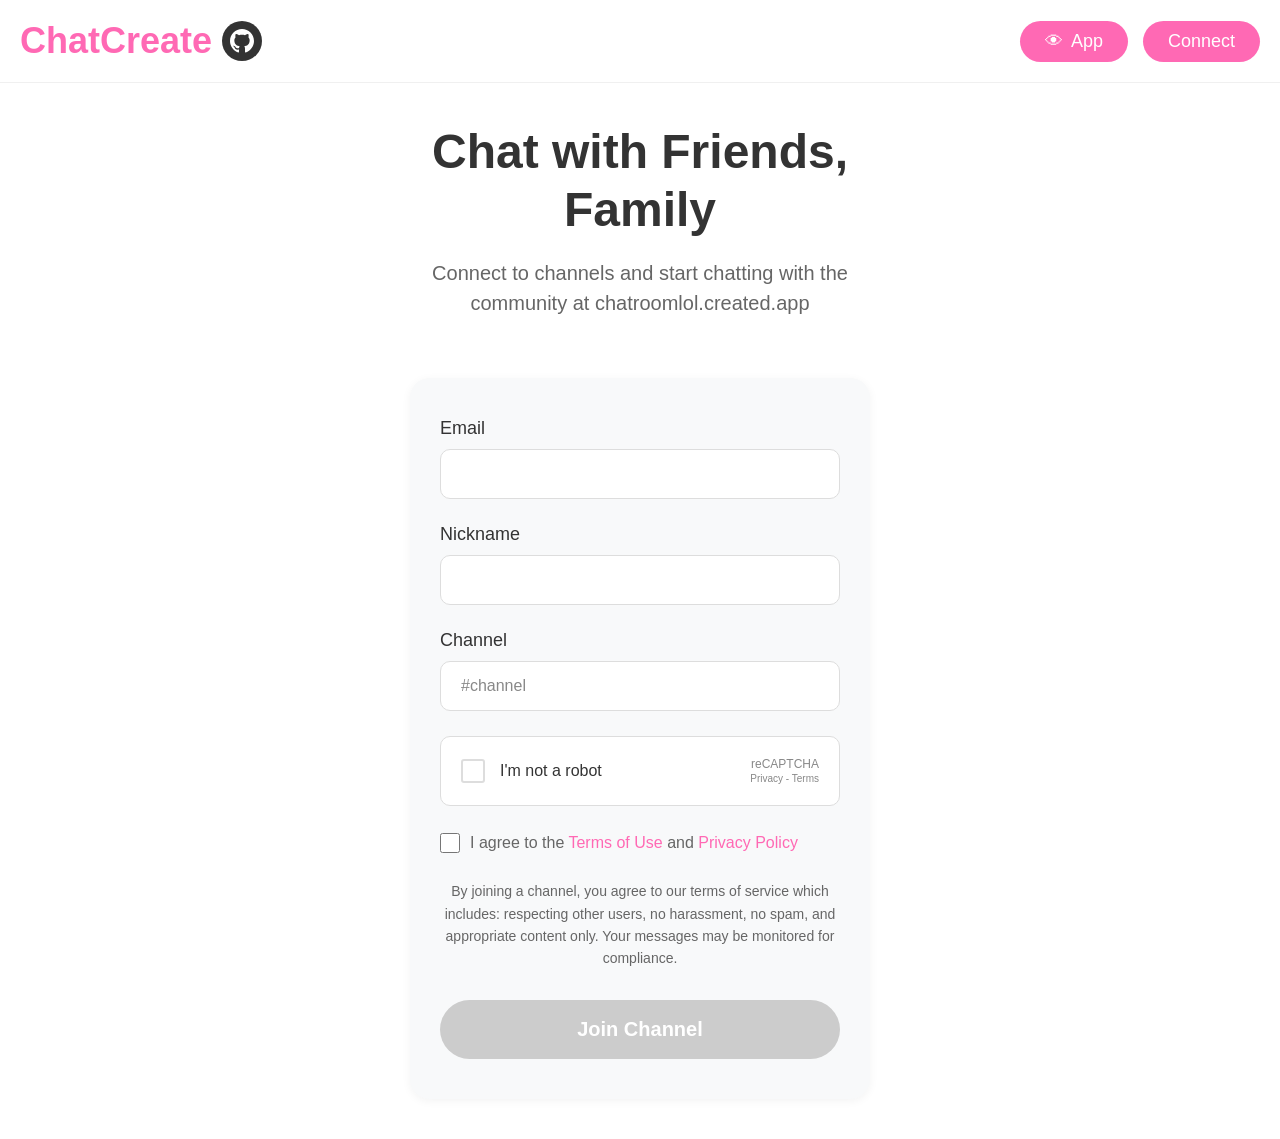
<file: chatcreate-website (1).html>
<!DOCTYPE html>
<html lang="en">
<head>
    <meta charset="UTF-8">
    <meta name="viewport" content="width=device-width, initial-scale=1.0">
    <title>ChatCreate - Chat with Friends, Family</title>
    <style>
        * {
            margin: 0;
            padding: 0;
            box-sizing: border-box;
        }

        body {
            font-family: -apple-system, BlinkMacSystemFont, 'Segoe UI', Roboto, Arial, sans-serif;
            background-color: #ffffff;
            min-height: 100vh;
            color: #333;
        }

        /* Header */
        .header {
            padding: 20px;
            background: white;
            border-bottom: 1px solid #f0f0f0;
            display: flex;
            align-items: center;
            justify-content: space-between;
        }

        .logo {
            font-size: 36px;
            font-weight: bold;
            color: #ff69b4;
            display: flex;
            align-items: center;
            gap: 10px;
        }

        .github-icon {
            width: 40px;
            height: 40px;
            background: #333;
            border-radius: 50%;
            display: inline-flex;
            align-items: center;
            justify-content: center;
            color: white;
            text-decoration: none;
            font-size: 24px;
        }

        .header-buttons {
            display: flex;
            gap: 15px;
        }

        .header-btn {
            padding: 10px 25px;
            border: none;
            border-radius: 25px;
            font-size: 18px;
            font-weight: 500;
            cursor: pointer;
            transition: all 0.3s ease;
            display: flex;
            align-items: center;
            gap: 8px;
            text-decoration: none;
        }

        .app-btn {
            background: #ff69b4;
            color: white;
        }

        .connect-btn {
            background: #ff69b4;
            color: white;
        }

        .header-btn:hover {
            transform: translateY(-2px);
            box-shadow: 0 5px 15px rgba(255, 105, 180, 0.3);
        }

        /* Main Container */
        .container {
            max-width: 500px;
            margin: 0 auto;
            padding: 40px 20px;
        }

        /* Hero Section */
        .hero {
            text-align: center;
            margin-bottom: 60px;
        }

        .hero h1 {
            font-size: 48px;
            font-weight: bold;
            margin-bottom: 20px;
            line-height: 1.2;
        }

        .hero p {
            font-size: 20px;
            color: #666;
            line-height: 1.5;
        }

        /* Login Form */
        .login-form {
            background: #f8f9fa;
            padding: 40px 30px;
            border-radius: 20px;
            box-shadow: 0 2px 10px rgba(0, 0, 0, 0.05);
        }

        .form-group {
            margin-bottom: 25px;
        }

        .form-label {
            display: block;
            font-size: 18px;
            font-weight: 500;
            color: #333;
            margin-bottom: 10px;
        }

        .form-input {
            width: 100%;
            padding: 15px 20px;
            border: 1px solid #ddd;
            border-radius: 10px;
            font-size: 16px;
            transition: all 0.3s ease;
            background: white;
        }

        .form-input:focus {
            outline: none;
            border-color: #ff69b4;
            box-shadow: 0 0 0 3px rgba(255, 105, 180, 0.1);
        }

        .form-input::placeholder {
            color: #999;
        }

        /* Channel input styling */
        .channel-input {
            color: #888;
        }

        /* reCAPTCHA */
        .recaptcha-container {
            background: white;
            border: 1px solid #ddd;
            border-radius: 10px;
            padding: 20px;
            margin-bottom: 25px;
            display: flex;
            align-items: center;
            gap: 15px;
        }

        .recaptcha-checkbox {
            width: 24px;
            height: 24px;
            border: 2px solid #ddd;
            border-radius: 3px;
            cursor: pointer;
            transition: all 0.2s ease;
        }

        .recaptcha-checkbox.checked {
            background: #4285f4;
            border-color: #4285f4;
            position: relative;
        }

        .recaptcha-checkbox.checked::after {
            content: '✓';
            color: white;
            position: absolute;
            top: 50%;
            left: 50%;
            transform: translate(-50%, -50%);
            font-size: 16px;
        }

        .recaptcha-text {
            font-size: 16px;
            color: #333;
        }

        .recaptcha-logo {
            margin-left: auto;
            font-size: 12px;
            color: #888;
            text-align: right;
        }

        /* Terms checkbox */
        .terms-container {
            margin-bottom: 25px;
            display: flex;
            align-items: flex-start;
            gap: 10px;
        }

        .terms-checkbox {
            width: 20px;
            height: 20px;
            margin-top: 2px;
            cursor: pointer;
        }

        .terms-text {
            font-size: 16px;
            color: #666;
            line-height: 1.5;
        }

        .terms-text a {
            color: #ff69b4;
            text-decoration: none;
        }

        .terms-text a:hover {
            text-decoration: underline;
        }

        /* Terms notice */
        .terms-notice {
            font-size: 14px;
            color: #666;
            line-height: 1.6;
            margin-bottom: 30px;
            text-align: center;
        }

        /* Submit button */
        .submit-btn {
            width: 100%;
            padding: 18px;
            background: #ff69b4;
            color: white;
            border: none;
            border-radius: 30px;
            font-size: 20px;
            font-weight: 600;
            cursor: pointer;
            transition: all 0.3s ease;
        }

        .submit-btn:hover {
            background: #ff1493;
            transform: translateY(-2px);
            box-shadow: 0 5px 20px rgba(255, 105, 180, 0.3);
        }

        .submit-btn:disabled {
            background: #ccc;
            cursor: not-allowed;
            transform: none;
        }

        /* Error message */
        .error-message {
            color: #dc3545;
            font-size: 14px;
            margin-top: 10px;
            text-align: center;
            display: none;
        }

        /* Chat Interface */
        .chat-interface {
            display: none;
            height: 100vh;
            flex-direction: column;
        }

        .chat-header {
            background: #ff69b4;
            color: white;
            padding: 15px 20px;
            display: flex;
            justify-content: space-between;
            align-items: center;
            box-shadow: 0 2px 10px rgba(0, 0, 0, 0.1);
        }

        .chat-header h2 {
            font-size: 20px;
            display: flex;
            align-items: center;
            gap: 10px;
        }

        .channel-name {
            font-weight: normal;
            opacity: 0.9;
        }

        .user-info {
            display: flex;
            align-items: center;
            gap: 15px;
            font-size: 14px;
        }

        .logout-btn {
            padding: 8px 16px;
            background: rgba(255, 255, 255, 0.2);
            color: white;
            border: 1px solid rgba(255, 255, 255, 0.3);
            border-radius: 20px;
            cursor: pointer;
            font-size: 14px;
            transition: all 0.2s;
        }

        .logout-btn:hover {
            background: rgba(255, 255, 255, 0.3);
        }

        .messages-container {
            flex: 1;
            overflow-y: auto;
            padding: 20px;
            background: #f5f5f5;
        }

        .message {
            display: flex;
            margin-bottom: 20px;
            animation: slideIn 0.3s ease;
        }

        @keyframes slideIn {
            from {
                opacity: 0;
                transform: translateY(10px);
            }
            to {
                opacity: 1;
                transform: translateY(0);
            }
        }

        .message-avatar {
            width: 40px;
            height: 40px;
            border-radius: 50%;
            background: #ff69b4;
            color: white;
            display: flex;
            align-items: center;
            justify-content: center;
            font-weight: bold;
            margin-right: 12px;
            flex-shrink: 0;
        }

        .message-content {
            flex: 1;
            background: white;
            padding: 12px 16px;
            border-radius: 18px;
            box-shadow: 0 1px 2px rgba(0, 0, 0, 0.1);
        }

        .message-header {
            display: flex;
            align-items: center;
            gap: 10px;
            margin-bottom: 4px;
        }

        .message-author {
            font-weight: 600;
            color: #333;
        }

        .message-time {
            font-size: 12px;
            color: #999;
        }

        .message-text {
            color: #333;
            line-height: 1.4;
        }

        .message.own {
            flex-direction: row-reverse;
        }

        .message.own .message-avatar {
            margin-right: 0;
            margin-left: 12px;
            background: #4CAF50;
        }

        .message.own .message-content {
            background: #e3f2fd;
        }

        .message-input-container {
            padding: 15px;
            background: white;
            border-top: 1px solid #eee;
            display: flex;
            gap: 10px;
            align-items: center;
        }

        .message-input {
            flex: 1;
            padding: 12px 20px;
            border: 1px solid #ddd;
            border-radius: 25px;
            font-size: 16px;
            outline: none;
            transition: all 0.2s;
        }

        .message-input:focus {
            border-color: #ff69b4;
        }

        .send-btn {
            padding: 12px 24px;
            background: #ff69b4;
            color: white;
            border: none;
            border-radius: 25px;
            font-size: 16px;
            font-weight: 600;
            cursor: pointer;
            transition: all 0.2s;
        }

        .send-btn:hover {
            background: #ff1493;
            transform: scale(1.05);
        }

        .send-btn:disabled {
            background: #ccc;
            cursor: not-allowed;
            transform: none;
        }

        /* Mobile responsive */
        @media (max-width: 768px) {
            .header {
                padding: 15px;
            }

            .logo {
                font-size: 28px;
            }

            .header-buttons {
                gap: 10px;
            }

            .header-btn {
                padding: 8px 18px;
                font-size: 14px;
            }

            .hero h1 {
                font-size: 36px;
            }

            .hero p {
                font-size: 18px;
            }

            .login-form {
                padding: 30px 20px;
            }
        }
    </style>
</head>
<body>
    <!-- Login Screen -->
    <div id="loginScreen">
        <header class="header">
            <div class="logo">
                ChatCreate
                <a href="#" class="github-icon">
                    <svg width="24" height="24" viewBox="0 0 24 24" fill="currentColor">
                        <path d="M12 0c-6.626 0-12 5.373-12 12 0 5.302 3.438 9.8 8.207 11.387.599.111.793-.261.793-.577v-2.234c-3.338.726-4.033-1.416-4.033-1.416-.546-1.387-1.333-1.756-1.333-1.756-1.089-.745.083-.729.083-.729 1.205.084 1.839 1.237 1.839 1.237 1.07 1.834 2.807 1.304 3.492.997.107-.775.418-1.305.762-1.604-2.665-.305-5.467-1.334-5.467-5.931 0-1.311.469-2.381 1.236-3.221-.124-.303-.535-1.524.117-3.176 0 0 1.008-.322 3.301 1.23.957-.266 1.983-.399 3.003-.404 1.02.005 2.047.138 3.006.404 2.291-1.552 3.297-1.23 3.297-1.23.653 1.653.242 2.874.118 3.176.77.84 1.235 1.911 1.235 3.221 0 4.609-2.807 5.624-5.479 5.921.43.372.823 1.102.823 2.222v3.293c0 .319.192.694.801.576 4.765-1.589 8.199-6.086 8.199-11.386 0-6.627-5.373-12-12-12z"/>
                    </svg>
                </a>
            </div>
            <div class="header-buttons">
                <button class="header-btn app-btn">
                    <span>👁</span> App
                </button>
                <button class="header-btn connect-btn">Connect</button>
            </div>
        </header>

        <div class="container">
            <div class="hero">
                <h1>Chat with Friends, Family</h1>
                <p>Connect to channels and start chatting with the community at chatroomlol.created.app</p>
            </div>

            <form class="login-form" id="loginForm">
                <div class="form-group">
                    <label class="form-label" for="email">Email</label>
                    <input type="email" id="email" class="form-input" required>
                </div>

                <div class="form-group">
                    <label class="form-label" for="nickname">Nickname</label>
                    <input type="text" id="nickname" class="form-input" required>
                </div>

                <div class="form-group">
                    <label class="form-label" for="channel">Channel</label>
                    <input type="text" id="channel" class="form-input channel-input" value="#channel" placeholder="#channel">
                </div>

                <div class="recaptcha-container">
                    <div class="recaptcha-checkbox" id="recaptchaCheckbox"></div>
                    <span class="recaptcha-text">I'm not a robot</span>
                    <div class="recaptcha-logo">
                        reCAPTCHA<br>
                        <small>Privacy - Terms</small>
                    </div>
                </div>

                <div class="terms-container">
                    <input type="checkbox" id="termsCheckbox" class="terms-checkbox">
                    <label for="termsCheckbox" class="terms-text">
                        I agree to the <a href="#">Terms of Use</a> and <a href="#">Privacy Policy</a>
                    </label>
                </div>

                <p class="terms-notice">
                    By joining a channel, you agree to our terms of service which includes: respecting other users, no harassment, no spam, and appropriate content only. Your messages may be monitored for compliance.
                </p>

                <button type="submit" class="submit-btn" id="submitBtn" disabled>Join Channel</button>
                <div class="error-message" id="errorMessage"></div>
            </form>
        </div>
    </div>

    <!-- Chat Interface -->
    <div class="chat-interface" id="chatInterface">
        <div class="chat-header">
            <h2>
                <span class="channel-name" id="channelName">#general</span>
            </h2>
            <div class="user-info">
                <span id="userNickname"></span>
                <button class="logout-btn" onclick="logout()">Leave</button>
            </div>
        </div>

        <div class="messages-container" id="messagesContainer"></div>

        <div class="message-input-container">
            <input type="text" class="message-input" id="messageInput" placeholder="Type a message...">
            <button class="send-btn" id="sendButton" onclick="sendMessage()">Send</button>
        </div>
    </div>

    <script>
        // State management
        let currentUser = null;
        let currentChannel = null;
        let captchaCompleted = false;
        let termsAccepted = false;
        let messages = {};

        // Initialize default messages for channels
        messages['#general'] = [
            {
                id: 1,
                author: 'System',
                nickname: 'System',
                text: 'Welcome to #general! Please be respectful and follow community guidelines.',
                timestamp: new Date()
            }
        ];

        // reCAPTCHA simulation
        document.getElementById('recaptchaCheckbox').addEventListener('click', function() {
            this.classList.toggle('checked');
            captchaCompleted = this.classList.contains('checked');
            checkFormValidity();
        });

        // Terms checkbox
        document.getElementById('termsCheckbox').addEventListener('change', function() {
            termsAccepted = this.checked;
            checkFormValidity();
        });

        // Check form validity
        function checkFormValidity() {
            const email = document.getElementById('email').value;
            const nickname = document.getElementById('nickname').value;
            const submitBtn = document.getElementById('submitBtn');
            
            if (email && nickname && captchaCompleted && termsAccepted) {
                submitBtn.disabled = false;
            } else {
                submitBtn.disabled = true;
            }
        }

        // Form inputs
        document.getElementById('email').addEventListener('input', checkFormValidity);
        document.getElementById('nickname').addEventListener('input', checkFormValidity);

        // Login form submission
        document.getElementById('loginForm').addEventListener('submit', function(e) {
            e.preventDefault();
            
            const email = document.getElementById('email').value;
            const nickname = document.getElementById('nickname').value;
            const channel = document.getElementById('channel').value || '#general';
            const errorMsg = document.getElementById('errorMessage');
            
            // Check for @usd232.org email
            if (!email.endsWith('@usd232.org')) {
                errorMsg.textContent = 'Access restricted to @usd232.org email addresses only.';
                errorMsg.style.display = 'block';
                return;
            }
            
            // Create user session
            currentUser = {
                email: email,
                nickname: nickname
            };
            currentChannel = channel;
            
            // Initialize channel if it doesn't exist
            if (!messages[channel]) {
                messages[channel] = [
                    {
                        id: 1,
                        author: 'System',
                        nickname: 'System',
                        text: `Welcome to ${channel}! This is a new channel.`,
                        timestamp: new Date()
                    }
                ];
            }
            
            // Switch to chat interface
            document.getElementById('loginScreen').style.display = 'none';
            document.getElementById('chatInterface').style.display = 'flex';
            document.getElementById('channelName').textContent = channel;
            document.getElementById('userNickname').textContent = nickname;
            
            // Add join message
            addSystemMessage(`${nickname} joined the channel`);
            
            renderMessages();
        });

        // Add system message
        function addSystemMessage(text) {
            const message = {
                id: Date.now(),
                author: 'System',
                nickname: 'System',
                text: text,
                timestamp: new Date()
            };
            messages[currentChannel].push(message);
        }

        // Render messages
        function renderMessages() {
            const container = document.getElementById('messagesContainer');
            container.innerHTML = '';
            
            if (!messages[currentChannel]) return;
            
            messages[currentChannel].forEach(message => {
                const messageDiv = document.createElement('div');
                messageDiv.className = 'message';
                
                if (message.nickname === currentUser.nickname && message.author !== 'System') {
                    messageDiv.classList.add('own');
                }
                
                const initial = message.nickname.charAt(0).toUpperCase();
                const time = new Date(message.timestamp).toLocaleTimeString([], { 
                    hour: '2-digit', 
                    minute: '2-digit' 
                });
                
                messageDiv.innerHTML = `
                    <div class="message-avatar">${initial}</div>
                    <div class="message-content">
                        <div class="message-header">
                            <span class="message-author">${message.nickname}</span>
                            <span class="message-time">${time}</span>
                        </div>
                        <div class="message-text">${message.text}</div>
                    </div>
                `;
                
                container.appendChild(messageDiv);
            });
            
            container.scrollTop = container.scrollHeight;
        }

        // Send message
        function sendMessage() {
            const input = document.getElementById('messageInput');
            const text = input.value.trim();
            
            if (!text) return;
            
            const message = {
                id: Date.now(),
                author: currentUser.email,
                nickname: currentUser.nickname,
                text: text,
                timestamp: new Date()
            };
            
            messages[currentChannel].push(message);
            input.value = '';
            renderMessages();
        }

        // Enter key to send
        document.getElementById('messageInput').addEventListener('keypress', function(e) {
            if (e.key === 'Enter') {
                sendMessage();
            }
        });

        // Logout
        function logout() {
            addSystemMessage(`${currentUser.nickname} left the channel`);
            
            currentUser = null;
            currentChannel = null;
            captchaCompleted = false;
            termsAccepted = false;
            
            // Reset form
            document.getElementById('loginForm').reset();
            document.getElementById('recaptchaCheckbox').classList.remove('checked');
            document.getElementById('submitBtn').disabled = true;
            document.getElementById('errorMessage').style.display = 'none';
            
            // Switch back to login
            document.getElementById('loginScreen').style.display = 'block';
            document.getElementById('chatInterface').style.display = 'none';
        }

        // Channel input formatting
        document.getElementById('channel').addEventListener('input', function(e) {
            let value = e.target.value;
            if (value && !value.startsWith('#')) {
                e.target.value = '#' + value;
            }
        });
    </script>
</body>
</html>
</file>
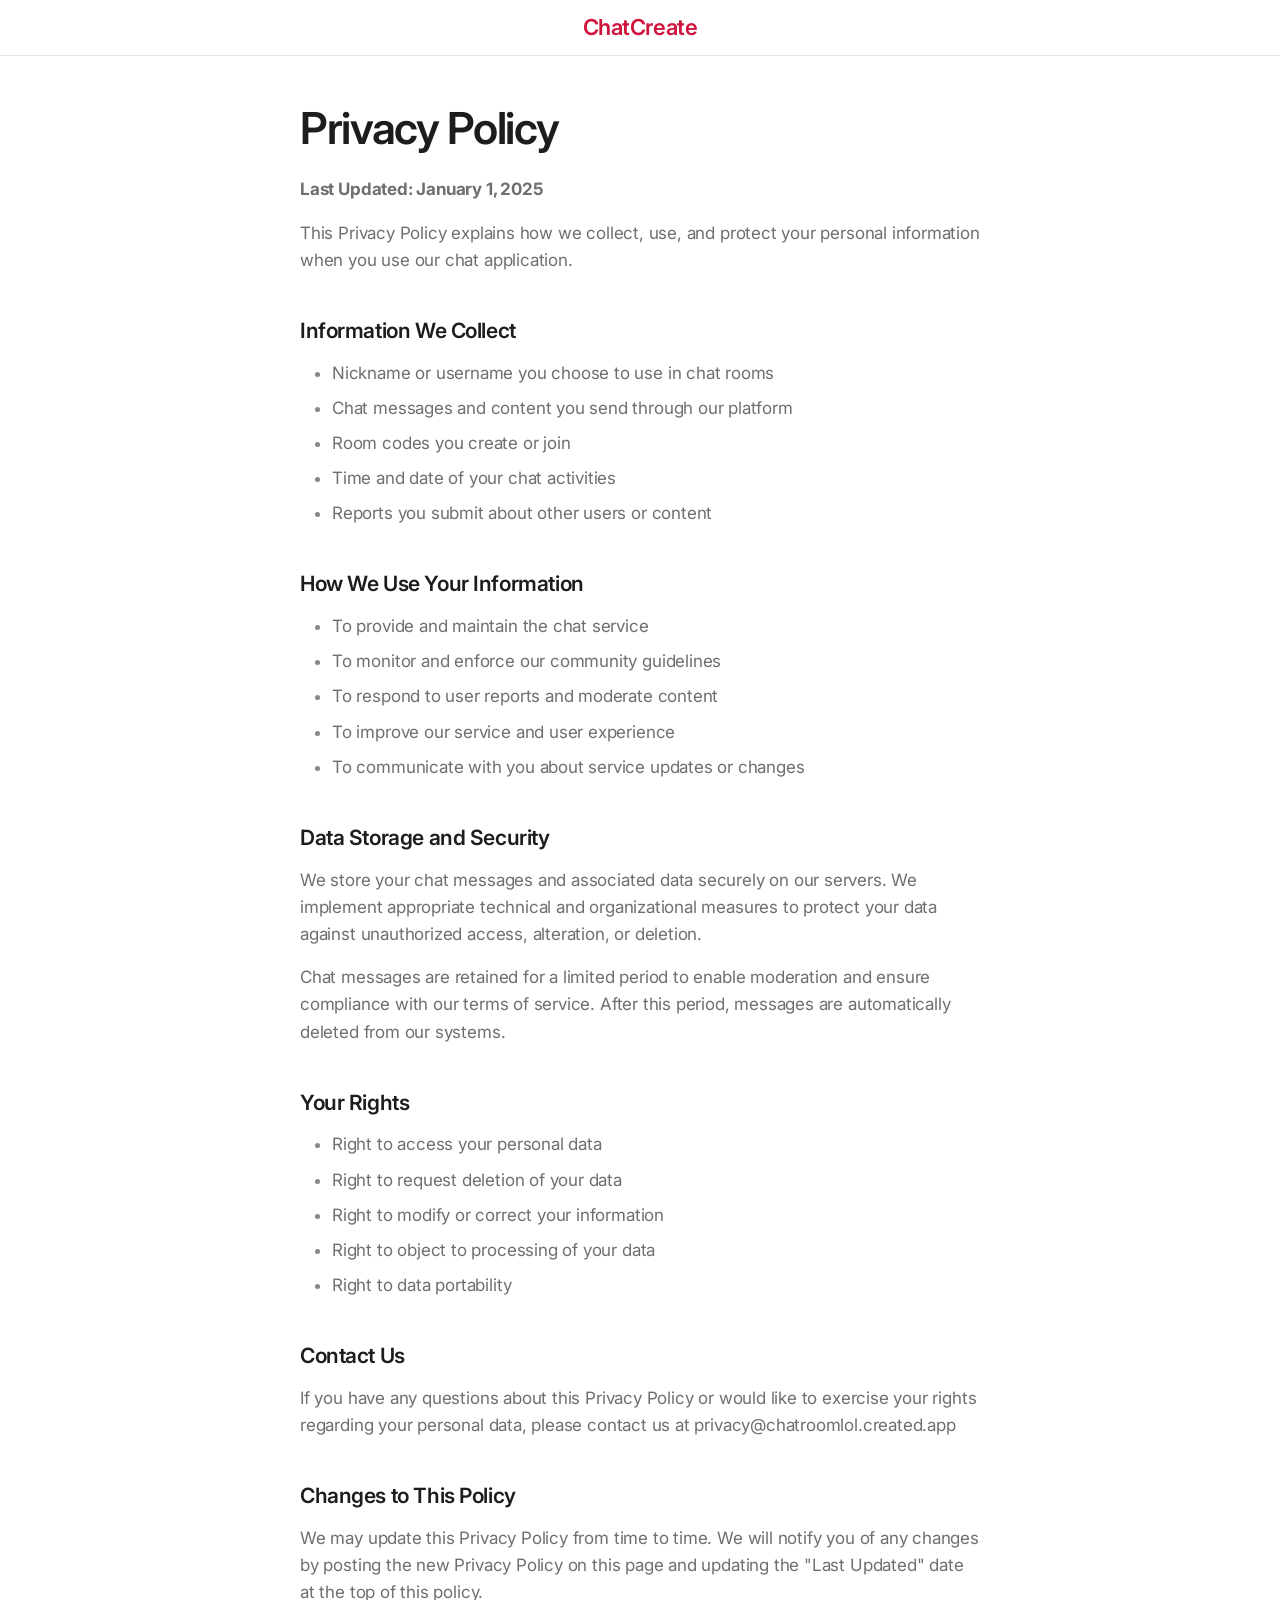
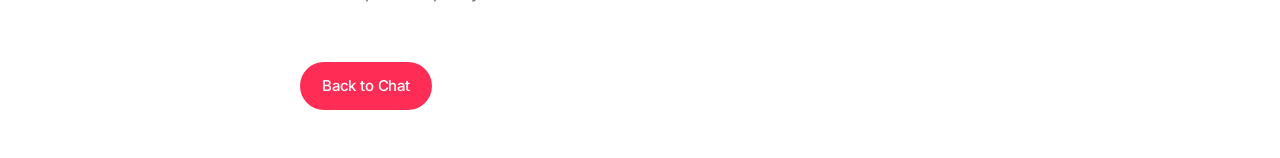
<file: privacy.html>
<!DOCTYPE html>
<html lang="en">
<head>
    <meta charset="UTF-8">
    <meta name="viewport" content="width=device-width, initial-scale=1.0">
    <title>Privacy Policy - ChatCreate</title>
    <link rel="preconnect" href="https://fonts.googleapis.com">
    <link rel="preconnect" href="https://fonts.gstatic.com" crossorigin>
    <link href="https://fonts.googleapis.com/css2?family=Inter:wght@400;500;600&display=swap" rel="stylesheet">
    <link rel="stylesheet" href="style.css">
</head>
<body class="page-legal theme-auto">
    <header class="header">
        <a href="index.html" class="logo">ChatCreate</a>
    </header>

    <div class="container">
        <h1>Privacy Policy</h1>
        <p class="updated"><strong>Last Updated: January 1, 2025</strong></p>
        
        <p>This Privacy Policy explains how we collect, use, and protect your personal information when you use our chat application.</p>
        
        <h2>Information We Collect</h2>
        <ul>
            <li>Nickname or username you choose to use in chat rooms</li>
            <li>Chat messages and content you send through our platform</li>
            <li>Room codes you create or join</li>
            <li>Time and date of your chat activities</li>
            <li>Reports you submit about other users or content</li>
        </ul>
        
        <h2>How We Use Your Information</h2>
        <ul>
            <li>To provide and maintain the chat service</li>
            <li>To monitor and enforce our community guidelines</li>
            <li>To respond to user reports and moderate content</li>
            <li>To improve our service and user experience</li>
            <li>To communicate with you about service updates or changes</li>
        </ul>
        
        <h2>Data Storage and Security</h2>
        <p>We store your chat messages and associated data securely on our servers. We implement appropriate technical and organizational measures to protect your data against unauthorized access, alteration, or deletion.</p>
        <p>Chat messages are retained for a limited period to enable moderation and ensure compliance with our terms of service. After this period, messages are automatically deleted from our systems.</p>
        
        <h2>Your Rights</h2>
        <ul>
            <li>Right to access your personal data</li>
            <li>Right to request deletion of your data</li>
            <li>Right to modify or correct your information</li>
            <li>Right to object to processing of your data</li>
            <li>Right to data portability</li>
        </ul>
        
        <h2>Contact Us</h2>
        <p>If you have any questions about this Privacy Policy or would like to exercise your rights regarding your personal data, please contact us at privacy@chatroomlol.created.app</p>
        
        <h2>Changes to This Policy</h2>
        <p>We may update this Privacy Policy from time to time. We will notify you of any changes by posting the new Privacy Policy on this page and updating the "Last Updated" date at the top of this policy.</p>
        
        <a href="index.html" class="back-link">Back to Chat</a>
    </div>
</body>
</html>
</file>
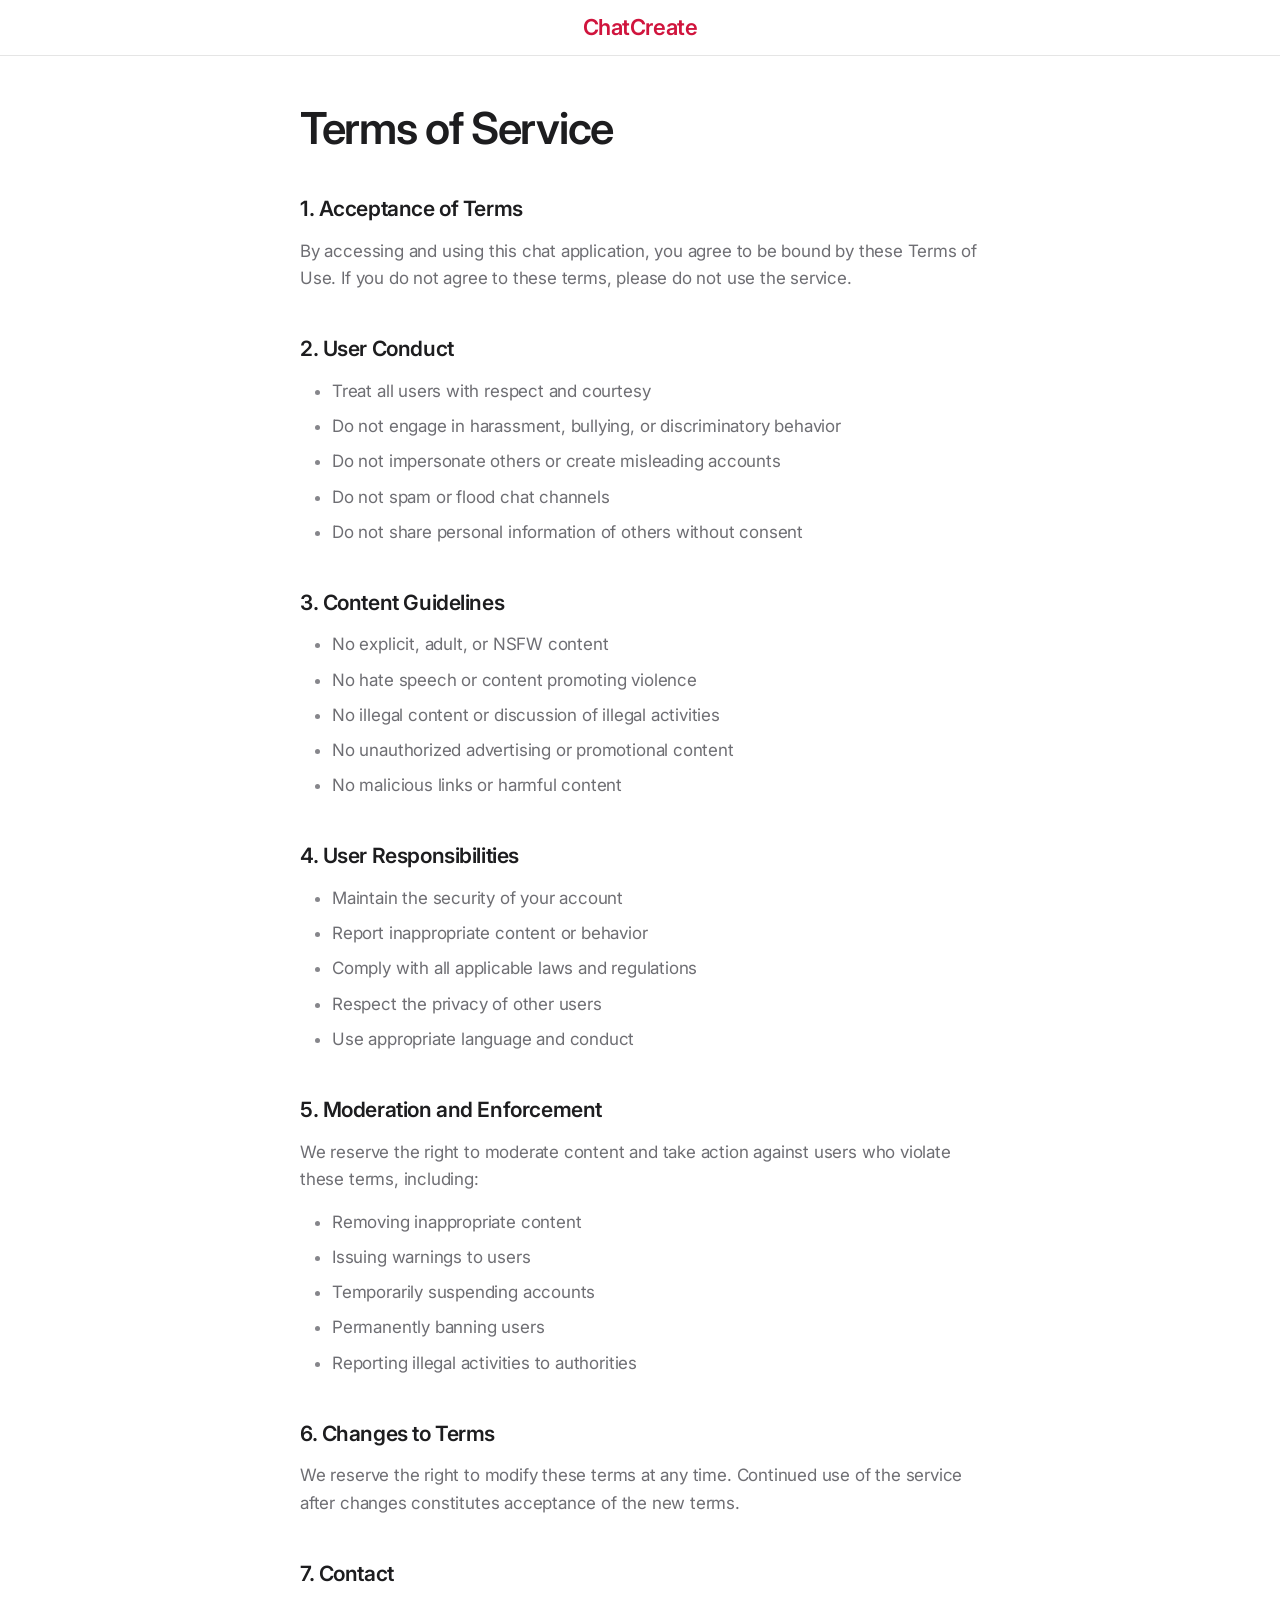
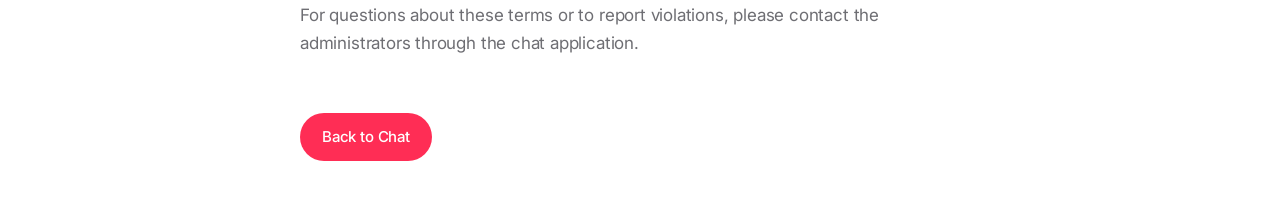
<file: terms.html>
<!DOCTYPE html>
<html lang="en">
<head>
    <meta charset="UTF-8">
    <meta name="viewport" content="width=device-width, initial-scale=1.0">
    <title>Terms of Service - ChatCreate</title>
    <link rel="preconnect" href="https://fonts.googleapis.com">
    <link rel="preconnect" href="https://fonts.gstatic.com" crossorigin>
    <link href="https://fonts.googleapis.com/css2?family=Inter:wght@400;500;600&display=swap" rel="stylesheet">
    <link rel="stylesheet" href="style.css">
</head>
<body class="page-legal theme-auto">
    <header class="header">
        <a href="index.html" class="logo">ChatCreate</a>
    </header>

    <div class="container">
        <h1>Terms of Service</h1>
        
        <h2>1. Acceptance of Terms</h2>
        <p>By accessing and using this chat application, you agree to be bound by these Terms of Use. If you do not agree to these terms, please do not use the service.</p>
        
        <h2>2. User Conduct</h2>
        <ul>
            <li>Treat all users with respect and courtesy</li>
            <li>Do not engage in harassment, bullying, or discriminatory behavior</li>
            <li>Do not impersonate others or create misleading accounts</li>
            <li>Do not spam or flood chat channels</li>
            <li>Do not share personal information of others without consent</li>
        </ul>
        
        <h2>3. Content Guidelines</h2>
        <ul>
            <li>No explicit, adult, or NSFW content</li>
            <li>No hate speech or content promoting violence</li>
            <li>No illegal content or discussion of illegal activities</li>
            <li>No unauthorized advertising or promotional content</li>
            <li>No malicious links or harmful content</li>
        </ul>
        
        <h2>4. User Responsibilities</h2>
        <ul>
            <li>Maintain the security of your account</li>
            <li>Report inappropriate content or behavior</li>
            <li>Comply with all applicable laws and regulations</li>
            <li>Respect the privacy of other users</li>
            <li>Use appropriate language and conduct</li>
        </ul>
        
        <h2>5. Moderation and Enforcement</h2>
        <p>We reserve the right to moderate content and take action against users who violate these terms, including:</p>
        <ul>
            <li>Removing inappropriate content</li>
            <li>Issuing warnings to users</li>
            <li>Temporarily suspending accounts</li>
            <li>Permanently banning users</li>
            <li>Reporting illegal activities to authorities</li>
        </ul>
        
        <h2>6. Changes to Terms</h2>
        <p>We reserve the right to modify these terms at any time. Continued use of the service after changes constitutes acceptance of the new terms.</p>
        
        <h2>7. Contact</h2>
        <p>For questions about these terms or to report violations, please contact the administrators through the chat application.</p>
        
        <a href="index.html" class="back-link">Back to Chat</a>
    </div>
</body>
</html>
</file>
<file: style.css>
/* ==========================================================================
   ChatCreate — shared stylesheet
   Apple-inspired design system. Every page (index, admin, mod, privacy,
   terms) loads this one file; everything is driven by the tokens below.

   Contents
   1.  Design tokens (light)
   2.  Dark theme tokens
   3.  Accent themes (per page)
   4.  Base & reset
   5.  Chrome: header / nav
   6.  Buttons
   7.  Forms
   8.  Landing + login (index)
   9.  Chat: sidebar
   10. Chat: main column
   11. Chat: messages
   12. Chat: composer
   13. Chat: overlays (reactions, menus, previews, replies)
   14. Dashboards (admin + mod)
   15. Legal pages (privacy + terms)
   16. Utilities
   17. Responsive
   18. Motion preferences
   ========================================================================== */

/* ==========================================================================
   1. Design tokens (light)
   ========================================================================== */
:root {
    /* Typography */
    --font-sans: -apple-system, BlinkMacSystemFont, "SF Pro Display", "SF Pro Text",
                 "Inter", "Segoe UI", Roboto, Helvetica, Arial, sans-serif;
    --font-mono: ui-monospace, SFMono-Regular, "SF Mono", "JetBrains Mono", Menlo,
                 Consolas, monospace;

    /* Surfaces */
    --bg: #f5f5f7;
    --bg-page: #ffffff;
    --surface: #ffffff;
    --surface-2: #f5f5f7;
    --surface-3: #ebebed;
    --chrome: rgba(255, 255, 255, 0.72);
    --fill: rgba(120, 120, 128, 0.12);
    --fill-strong: rgba(120, 120, 128, 0.2);

    /* Text */
    --text: #1d1d1f;
    --text-secondary: #6e6e73;
    --text-tertiary: #86868b;
    --text-on-accent: #ffffff;

    /* Lines */
    --separator: rgba(0, 0, 0, 0.1);
    --separator-strong: rgba(0, 0, 0, 0.18);
    --hairline: 1px solid var(--separator);

    /* Accent (overridden per page in §3) */
    --accent: #ff2d55;
    --accent-hover: #e02549;
    --accent-ink: #d0143d;
    --accent-soft: rgba(255, 45, 85, 0.12);
    --accent-softer: rgba(255, 45, 85, 0.07);
    --accent-ring: rgba(255, 45, 85, 0.28);

    /* System colours */
    --blue: #007aff;
    --blue-hover: #0062cc;
    --blue-soft: rgba(0, 122, 255, 0.1);
    --green: #34c759;
    --green-hover: #2ba84a;
    --green-soft: rgba(52, 199, 89, 0.14);
    --red: #ff3b30;
    --red-hover: #e02d23;
    --red-soft: rgba(255, 59, 48, 0.12);
    --orange: #ff9500;
    --orange-hover: #e08400;
    --orange-soft: rgba(255, 149, 0, 0.12);
    --yellow-soft: rgba(255, 204, 0, 0.16);

    /* Message bubbles */
    --bubble-in: #e9e9eb;
    --bubble-in-text: var(--text);

    /* Elevation */
    --shadow-1: 0 1px 2px rgba(0, 0, 0, 0.04), 0 4px 14px rgba(0, 0, 0, 0.06);
    --shadow-2: 0 8px 30px rgba(0, 0, 0, 0.12);
    --shadow-pop: 0 12px 40px rgba(0, 0, 0, 0.18);

    /* Radii — Apple leans large and soft */
    --r-xs: 6px;
    --r-sm: 10px;
    --r-md: 14px;
    --r-lg: 20px;
    --r-xl: 28px;
    --r-pill: 980px;

    /* Spacing scale */
    --s-1: 4px;
    --s-2: 8px;
    --s-3: 12px;
    --s-4: 16px;
    --s-5: 20px;
    --s-6: 24px;
    --s-8: 32px;
    --s-10: 40px;
    --s-12: 48px;

    /* Motion */
    --ease: cubic-bezier(0.4, 0, 0.2, 1);
    --ease-out: cubic-bezier(0.16, 1, 0.3, 1);
    --dur-fast: 0.15s;
    --dur: 0.25s;
    --dur-slow: 0.4s;

    /* Layout */
    --nav-h: 56px;
    --rail-w: 68px;
    --sidebar-w: 272px;
}

/* ==========================================================================
   2. Dark theme tokens
   Applied when index's theme toggle adds .dark-theme, and — on pages with no
   toggle (.theme-auto) — when the OS asks for dark.
   ========================================================================== */
body.dark-theme {
    --bg: #000000;
    --bg-page: #000000;
    --surface: #1c1c1e;
    --surface-2: #161617;
    --surface-3: #2c2c2e;
    --chrome: rgba(22, 22, 23, 0.72);
    --fill: rgba(120, 120, 128, 0.24);
    --fill-strong: rgba(120, 120, 128, 0.36);

    --text: #f5f5f7;
    --text-secondary: #a1a1a6;
    --text-tertiary: #86868b;

    --separator: rgba(255, 255, 255, 0.12);
    --separator-strong: rgba(255, 255, 255, 0.22);

    --accent: #ff375f;
    --accent-hover: #ff5c7c;
    --accent-ink: #ff7a95;
    --accent-soft: rgba(255, 55, 95, 0.18);
    --accent-softer: rgba(255, 55, 95, 0.1);
    --accent-ring: rgba(255, 55, 95, 0.35);

    --blue: #0a84ff;
    --blue-hover: #409cff;
    --blue-soft: rgba(10, 132, 255, 0.18);
    --green: #30d158;
    --green-hover: #4ade7a;
    --green-soft: rgba(48, 209, 88, 0.18);
    --red: #ff453a;
    --red-hover: #ff6961;
    --red-soft: rgba(255, 69, 58, 0.18);
    --orange: #ff9f0a;
    --orange-hover: #ffb340;
    --orange-soft: rgba(255, 159, 10, 0.18);
    --yellow-soft: rgba(255, 214, 10, 0.18);

    --bubble-in: #2c2c2e;

    --shadow-1: 0 1px 2px rgba(0, 0, 0, 0.5), 0 4px 14px rgba(0, 0, 0, 0.4);
    --shadow-2: 0 8px 30px rgba(0, 0, 0, 0.6);
    --shadow-pop: 0 12px 40px rgba(0, 0, 0, 0.7);

    color-scheme: dark;
}

@media (prefers-color-scheme: dark) {
    body.theme-auto:not(.dark-theme) {
        --bg: #000000;
        --bg-page: #000000;
        --surface: #1c1c1e;
        --surface-2: #161617;
        --surface-3: #2c2c2e;
        --chrome: rgba(22, 22, 23, 0.72);
        --fill: rgba(120, 120, 128, 0.24);
        --fill-strong: rgba(120, 120, 128, 0.36);

        --text: #f5f5f7;
        --text-secondary: #a1a1a6;
        --text-tertiary: #86868b;

        --separator: rgba(255, 255, 255, 0.12);
        --separator-strong: rgba(255, 255, 255, 0.22);

        --accent: #ff375f;
        --accent-hover: #ff5c7c;
        --accent-ink: #ff7a95;
        --accent-soft: rgba(255, 55, 95, 0.18);
        --accent-softer: rgba(255, 55, 95, 0.1);
        --accent-ring: rgba(255, 55, 95, 0.35);

        --blue: #0a84ff;
        --blue-hover: #409cff;
        --blue-soft: rgba(10, 132, 255, 0.18);
        --green: #30d158;
        --green-hover: #4ade7a;
        --green-soft: rgba(48, 209, 88, 0.18);
        --red: #ff453a;
        --red-hover: #ff6961;
        --red-soft: rgba(255, 69, 58, 0.18);
        --orange: #ff9f0a;
        --orange-hover: #ffb340;
        --orange-soft: rgba(255, 159, 10, 0.18);
        --yellow-soft: rgba(255, 214, 10, 0.18);

        --bubble-in: #2c2c2e;

        --shadow-1: 0 1px 2px rgba(0, 0, 0, 0.5), 0 4px 14px rgba(0, 0, 0, 0.4);
        --shadow-2: 0 8px 30px rgba(0, 0, 0, 0.6);
        --shadow-pop: 0 12px 40px rgba(0, 0, 0, 0.7);

        color-scheme: dark;
    }
}

/* ==========================================================================
   3. Accent themes (per page)
   ========================================================================== */
body.theme-mod {
    --accent: #007aff;
    --accent-hover: #0062cc;
    --accent-ink: #0062cc;
    --accent-soft: rgba(0, 122, 255, 0.12);
    --accent-softer: rgba(0, 122, 255, 0.07);
    --accent-ring: rgba(0, 122, 255, 0.28);
}

body.theme-mod.dark-theme {
    --accent: #0a84ff;
    --accent-hover: #409cff;
    --accent-ink: #6cb4ff;
    --accent-soft: rgba(10, 132, 255, 0.18);
    --accent-softer: rgba(10, 132, 255, 0.1);
    --accent-ring: rgba(10, 132, 255, 0.35);
}

@media (prefers-color-scheme: dark) {
    body.theme-mod.theme-auto:not(.dark-theme) {
        --accent: #0a84ff;
        --accent-hover: #409cff;
        --accent-ink: #6cb4ff;
        --accent-soft: rgba(10, 132, 255, 0.18);
        --accent-softer: rgba(10, 132, 255, 0.1);
        --accent-ring: rgba(10, 132, 255, 0.35);
    }
}

/* ==========================================================================
   4. Base & reset
   ========================================================================== */
*,
*::before,
*::after {
    margin: 0;
    padding: 0;
    box-sizing: border-box;
}

html {
    -webkit-text-size-adjust: 100%;
}

body {
    font-family: var(--font-sans);
    background-color: var(--bg-page);
    color: var(--text);
    min-height: 100vh;
    font-size: 17px;
    line-height: 1.47;
    letter-spacing: -0.011em;
    -webkit-font-smoothing: antialiased;
    -moz-osx-font-smoothing: grayscale;
    transition: background-color var(--dur) var(--ease), color var(--dur) var(--ease);
}

img {
    max-width: 100%;
    display: block;
}

a {
    color: var(--accent-ink);
}

button,
input,
select,
textarea {
    font: inherit;
    letter-spacing: inherit;
    color: inherit;
}

:focus-visible {
    outline: 2px solid var(--accent);
    outline-offset: 2px;
}

/* Quiet, Apple-thin scrollbars */
* {
    scrollbar-width: thin;
    scrollbar-color: var(--fill-strong) transparent;
}

*::-webkit-scrollbar {
    width: 8px;
    height: 8px;
}

*::-webkit-scrollbar-thumb {
    background: var(--fill-strong);
    border-radius: var(--r-pill);
}

*::-webkit-scrollbar-track {
    background: transparent;
}

/* ==========================================================================
   5. Chrome: header / nav
   ========================================================================== */
.header {
    position: sticky;
    top: 0;
    z-index: 100;
    min-height: var(--nav-h);
    padding: 0 var(--s-6);
    display: flex;
    align-items: center;
    justify-content: space-between;
    gap: var(--s-4);
    background: var(--chrome);
    -webkit-backdrop-filter: saturate(180%) blur(20px);
    backdrop-filter: saturate(180%) blur(20px);
    border-bottom: var(--hairline);
}

.logo {
    display: flex;
    align-items: center;
    gap: var(--s-3);
    font-size: 21px;
    font-weight: 600;
    letter-spacing: -0.02em;
    color: var(--text);
    text-decoration: none;
}

.page-chat .logo,
.page-legal .logo {
    color: var(--accent-ink);
    font-size: 22px;
}

.github-icon {
    width: 30px;
    height: 30px;
    border-radius: 50%;
    background: var(--fill);
    color: var(--text);
    display: inline-flex;
    align-items: center;
    justify-content: center;
    text-decoration: none;
    transition: background var(--dur-fast) var(--ease), transform var(--dur-fast) var(--ease);
}

.github-icon svg {
    width: 17px;
    height: 17px;
}

.github-icon:hover {
    background: var(--fill-strong);
}

.header-buttons {
    display: flex;
    align-items: center;
    gap: var(--s-2);
}

/* ==========================================================================
   6. Buttons
   Shared shape language: pill, no lift on hover — colour and scale only.
   ========================================================================== */
.header-btn,
.submit-btn,
.login-btn,
.send-btn,
.join-channel-btn,
.logout-btn,
.clear-btn,
.clear-all-btn,
.ban-btn,
.unban-btn,
.add-word-btn,
.action-btn,
.back-link,
.admin-btn,
.react-btn,
.reply-btn {
    font-family: inherit;
    font-weight: 500;
    border: none;
    cursor: pointer;
    text-decoration: none;
    transition: background var(--dur-fast) var(--ease),
                color var(--dur-fast) var(--ease),
                opacity var(--dur-fast) var(--ease),
                transform var(--dur-fast) var(--ease);
}

.header-btn:active,
.submit-btn:active,
.login-btn:active,
.send-btn:active,
.join-channel-btn:active,
.clear-btn:active,
.clear-all-btn:active,
.ban-btn:active,
.unban-btn:active,
.add-word-btn:active,
.back-link:active {
    transform: scale(0.97);
}

/* Primary pill (nav) */
.header-btn {
    display: inline-flex;
    align-items: center;
    gap: var(--s-2);
    padding: 8px 16px;
    border-radius: var(--r-pill);
    font-size: 14px;
    background: var(--fill);
    color: var(--text);
}

.header-btn svg {
    width: 16px;
    height: 16px;
}

.header-btn:hover {
    background: var(--fill-strong);
}

.app-btn {
    background: var(--accent);
    color: var(--text-on-accent);
}

.app-btn:hover {
    background: var(--accent-hover);
}

.connect-btn {
    background: var(--fill);
    color: var(--text);
}

.connect-btn:hover {
    background: var(--fill-strong);
}

/* Full-width call to action */
.submit-btn,
.login-btn {
    width: 100%;
    padding: 15px 24px;
    border-radius: var(--r-pill);
    background: var(--accent);
    color: var(--text-on-accent);
    font-size: 17px;
    font-weight: 600;
    letter-spacing: -0.01em;
}

.submit-btn:hover:not(:disabled),
.login-btn:hover:not(:disabled) {
    background: var(--accent-hover);
}

.submit-btn:disabled,
.send-btn:disabled {
    background: var(--fill);
    color: var(--text-tertiary);
    cursor: not-allowed;
    transform: none;
}

/* Neutral pill used on translucent chrome */
.logout-btn,
.back-link {
    display: inline-flex;
    align-items: center;
    justify-content: center;
    padding: 8px 16px;
    border-radius: var(--r-pill);
    background: var(--fill);
    color: var(--text);
    font-size: 14px;
}

.logout-btn:hover {
    background: var(--fill-strong);
}

/* ==========================================================================
   7. Forms
   ========================================================================== */
.form-group {
    margin-bottom: var(--s-5);
}

.form-label {
    display: block;
    font-size: 13px;
    font-weight: 500;
    letter-spacing: 0.01em;
    color: var(--text-secondary);
    margin-bottom: var(--s-2);
}

.form-input,
.new-channel-input,
.ban-input,
.word-input,
.search-input,
.message-input {
    width: 100%;
    font-family: inherit;
    font-size: 16px;
    color: var(--text);
    background: var(--surface);
    border: 1px solid var(--separator);
    border-radius: var(--r-md);
    padding: 13px 16px;
    transition: border-color var(--dur-fast) var(--ease),
                box-shadow var(--dur-fast) var(--ease),
                background var(--dur-fast) var(--ease);
}

body.dark-theme .form-input,
body.dark-theme .new-channel-input,
body.dark-theme .ban-input,
body.dark-theme .word-input,
body.dark-theme .message-input {
    background: var(--surface-3);
    border-color: transparent;
}

.form-input:focus,
.new-channel-input:focus,
.ban-input:focus,
.word-input:focus,
.search-input:focus,
.message-input:focus {
    outline: none;
    border-color: var(--accent);
    box-shadow: 0 0 0 4px var(--accent-ring);
}

.form-input::placeholder,
.ban-input::placeholder,
.word-input::placeholder,
.search-input::placeholder,
.message-input::placeholder,
.new-channel-input::placeholder {
    color: var(--text-tertiary);
}

.form-hint {
    font-size: 12px;
    color: var(--text-tertiary);
    margin-top: var(--s-2);
}

.channel-input {
    font-variant-numeric: tabular-nums;
}

.error-message {
    display: none;
    color: var(--red);
    font-size: 14px;
    text-align: center;
    margin-top: var(--s-3);
}

/* Toggle switch — iOS style */
.toggle-switch {
    position: relative;
    display: inline-block;
    width: 51px;
    height: 31px;
    flex-shrink: 0;
}

.toggle-switch input {
    opacity: 0;
    width: 0;
    height: 0;
}

.toggle-slider {
    position: absolute;
    inset: 0;
    cursor: pointer;
    background: var(--fill-strong);
    border-radius: var(--r-pill);
    transition: background var(--dur) var(--ease);
}

.toggle-slider::before {
    content: "";
    position: absolute;
    height: 27px;
    width: 27px;
    left: 2px;
    top: 2px;
    background: #ffffff;
    border-radius: 50%;
    box-shadow: 0 3px 8px rgba(0, 0, 0, 0.15), 0 1px 1px rgba(0, 0, 0, 0.16);
    transition: transform var(--dur) var(--ease-out);
}

.toggle-switch input:checked + .toggle-slider {
    background: var(--green);
}

.toggle-switch input:checked + .toggle-slider::before {
    transform: translateX(20px);
}

/* ==========================================================================
   8. Landing + login (index)
   ========================================================================== */
.page-chat {
    background: var(--bg-page);
}

.page-chat .container {
    max-width: 560px;
    margin: 0 auto;
    padding: var(--s-12) var(--s-5) var(--s-10);
}

.hero {
    text-align: center;
    margin-bottom: var(--s-10);
}

.hero h1 {
    font-size: clamp(34px, 6vw, 52px);
    line-height: 1.06;
    font-weight: 600;
    letter-spacing: -0.03em;
    margin-bottom: var(--s-4);
    color: var(--text);
}

.hero p {
    font-size: 19px;
    line-height: 1.42;
    color: var(--text-secondary);
    max-width: 34ch;
    margin: 0 auto;
}

.login-form {
    background: var(--surface);
    border: var(--hairline);
    border-radius: var(--r-xl);
    padding: var(--s-8) var(--s-8) var(--s-6);
    box-shadow: var(--shadow-1);
}

.terms-container {
    display: flex;
    align-items: flex-start;
    gap: var(--s-3);
    margin-bottom: var(--s-5);
}

.terms-checkbox {
    width: 20px;
    height: 20px;
    margin-top: 1px;
    accent-color: var(--accent);
    cursor: pointer;
    flex-shrink: 0;
}

.terms-text {
    font-size: 15px;
    line-height: 1.4;
    color: var(--text-secondary);
    cursor: pointer;
}

.terms-text a {
    color: var(--accent-ink);
    text-decoration: none;
}

.terms-text a:hover {
    text-decoration: underline;
}

.terms-notice {
    font-size: 12px;
    line-height: 1.5;
    color: var(--text-tertiary);
    text-align: center;
    margin-bottom: var(--s-6);
}

.form-links {
    display: flex;
    align-items: center;
    justify-content: center;
    gap: var(--s-3);
    margin-top: var(--s-4);
    font-size: 13px;
}

.link-accent {
    color: var(--accent-ink);
    text-decoration: none;
}

.link-muted {
    color: var(--text-secondary);
    text-decoration: none;
}

.link-accent:hover,
.link-muted:hover {
    text-decoration: underline;
}

.link-divider {
    color: var(--separator-strong);
}

/* ==========================================================================
   9. Chat: sidebar
   ========================================================================== */
.chat-interface {
    display: none;
    height: 100vh;
    height: 100dvh;
    flex-direction: row;
    background: var(--bg);
}

.channel-sidebar {
    position: relative;
    width: var(--rail-w);
    flex-shrink: 0;
    display: flex;
    flex-direction: column;
    background: var(--surface-2);
    border-right: var(--hairline);
    overflow: hidden;
    transition: width var(--dur) var(--ease-out);
}

.channel-sidebar.expanded {
    width: var(--sidebar-w);
}

.sidebar-toggle-edge {
    position: absolute;
    right: -1px;
    top: 50%;
    transform: translateY(-50%);
    width: 22px;
    height: 56px;
    border: none;
    border-radius: var(--r-pill) 0 0 var(--r-pill);
    background: var(--fill);
    color: var(--text-secondary);
    font-size: 11px;
    display: flex;
    align-items: center;
    justify-content: center;
    cursor: pointer;
    z-index: 10;
    transition: background var(--dur-fast) var(--ease), color var(--dur-fast) var(--ease);
}

.sidebar-toggle-edge:hover {
    background: var(--fill-strong);
    color: var(--text);
}

.sidebar-header {
    min-height: var(--nav-h);
    padding: 0 var(--s-4);
    display: flex;
    align-items: center;
    justify-content: center;
    gap: var(--s-2);
    border-bottom: var(--hairline);
    color: var(--text);
}

.channel-sidebar.expanded .sidebar-header {
    justify-content: space-between;
}

.sidebar-header h3 {
    display: none;
    font-size: 17px;
    font-weight: 600;
    letter-spacing: -0.02em;
}

.channel-sidebar.expanded .sidebar-header h3 {
    display: block;
}

.sidebar-header-icon {
    display: block;
    font-size: 20px;
    line-height: 1;
}

.channel-sidebar.expanded .sidebar-header-icon {
    display: none;
}

.toggle-sidebar-btn {
    display: none;
    align-items: center;
    justify-content: center;
    width: 30px;
    height: 30px;
    border: none;
    border-radius: 50%;
    background: var(--fill);
    color: var(--text-secondary);
    font-size: 18px;
    line-height: 1;
    cursor: pointer;
}

.toggle-sidebar-btn:hover {
    background: var(--fill-strong);
}

.channel-list-sidebar {
    flex: 1;
    overflow-y: auto;
    padding: var(--s-2);
    opacity: 0;
    pointer-events: none;
    transition: opacity var(--dur) var(--ease);
}

.channel-sidebar.expanded .channel-list-sidebar {
    opacity: 1;
    pointer-events: auto;
}

.channel-item-sidebar {
    display: flex;
    align-items: center;
    justify-content: space-between;
    gap: var(--s-2);
    padding: 9px 12px;
    margin-bottom: 2px;
    border-radius: var(--r-sm);
    background: transparent;
    color: var(--text);
    font-size: 15px;
    white-space: nowrap;
    cursor: pointer;
    transition: background var(--dur-fast) var(--ease), color var(--dur-fast) var(--ease);
}

.channel-item-sidebar:hover {
    background: var(--fill);
}

.channel-item-sidebar.active {
    background: var(--accent);
    color: var(--text-on-accent);
    font-weight: 500;
}

.channel-item-name {
    flex: 1;
    overflow: hidden;
    text-overflow: ellipsis;
}

.unread-badge {
    background: var(--red);
    color: #ffffff;
    padding: 1px 7px;
    border-radius: var(--r-pill);
    font-size: 11px;
    font-weight: 600;
    font-variant-numeric: tabular-nums;
}

.channel-item-sidebar.active .unread-badge {
    background: rgba(255, 255, 255, 0.25);
}

.sidebar-footer {
    padding: var(--s-3);
    border-top: var(--hairline);
    display: flex;
    flex-direction: column;
    gap: var(--s-2);
    opacity: 0;
    pointer-events: none;
    transition: opacity var(--dur) var(--ease);
}

.channel-sidebar.expanded .sidebar-footer {
    opacity: 1;
    pointer-events: auto;
}

.new-channel-input {
    padding: 9px 12px;
    font-size: 14px;
    border-radius: var(--r-sm);
}

.join-channel-btn {
    width: 100%;
    padding: 9px 14px;
    border-radius: var(--r-sm);
    background: var(--accent);
    color: var(--text-on-accent);
    font-size: 14px;
    font-weight: 500;
}

.join-channel-btn:hover {
    background: var(--accent-hover);
}

/* ==========================================================================
   10. Chat: main column
   ========================================================================== */
.chat-main {
    flex: 1;
    min-width: 0;
    display: flex;
    flex-direction: column;
    background: var(--bg-page);
}

.chat-header {
    min-height: var(--nav-h);
    padding: 0 var(--s-5);
    display: flex;
    align-items: center;
    justify-content: space-between;
    gap: var(--s-4);
    background: var(--chrome);
    -webkit-backdrop-filter: saturate(180%) blur(20px);
    backdrop-filter: saturate(180%) blur(20px);
    border-bottom: var(--hairline);
    color: var(--text);
}

.chat-header h2 {
    display: flex;
    align-items: center;
    gap: var(--s-2);
    font-size: 17px;
    font-weight: 600;
    letter-spacing: -0.02em;
    min-width: 0;
}

.channel-name {
    font-weight: 600;
    color: var(--text);
    overflow: hidden;
    text-overflow: ellipsis;
    white-space: nowrap;
}

.chat-header .user-info {
    display: flex;
    align-items: center;
    gap: var(--s-3);
    font-size: 14px;
    color: var(--text-secondary);
}

.sidebar-toggle-btn {
    display: flex;
    align-items: center;
    justify-content: center;
    padding: 6px;
    border: none;
    border-radius: var(--r-xs);
    background: var(--fill);
    color: var(--text);
    cursor: pointer;
    transition: background var(--dur-fast) var(--ease);
}

.sidebar-toggle-btn:hover {
    background: var(--fill-strong);
}

/* Rainbow services link — kept as a brand accent, calmed down */
.services-btn {
    display: inline-block;
    padding: 7px 16px;
    border: none;
    border-radius: var(--r-pill);
    background: linear-gradient(90deg, #ff2d55, #ff9500, #ffcc00, #34c759, #007aff, #5856d6, #af52de);
    background-size: 300% 100%;
    color: #ffffff;
    font-size: 13px;
    font-weight: 600;
    text-decoration: none;
    animation: rainbow-slide 8s linear infinite;
    transition: transform var(--dur-fast) var(--ease), box-shadow var(--dur-fast) var(--ease);
}

@keyframes rainbow-slide {
    0% { background-position: 0% 50%; }
    50% { background-position: 100% 50%; }
    100% { background-position: 0% 50%; }
}

.services-btn:hover {
    transform: scale(1.03);
    box-shadow: 0 4px 14px rgba(0, 0, 0, 0.18);
}

body.dark-theme .services-btn:hover {
    box-shadow: none;
}

/* Search bar */
.search-container {
    display: flex;
    align-items: center;
    gap: var(--s-3);
    padding: var(--s-2) var(--s-5);
    background: var(--bg-page);
    border-bottom: var(--hairline);
}

.search-input {
    flex: 1;
    padding: 7px 14px;
    font-size: 14px;
    border-radius: var(--r-pill);
    background: var(--fill);
    border-color: transparent;
}

body.dark-theme .search-input {
    background: var(--fill);
    border-color: transparent;
}

.search-results {
    padding: 4px 10px;
    border-radius: var(--r-pill);
    background: var(--fill);
    color: var(--text-secondary);
    font-size: 12px;
    text-align: center;
}

/* Online users strip */
.online-users {
    display: flex;
    align-items: center;
    flex-wrap: wrap;
    gap: var(--s-2);
    padding: var(--s-2) var(--s-5);
    background: var(--surface-2);
    border-bottom: var(--hairline);
    font-size: 13px;
    color: var(--text-secondary);
}

.online-user {
    display: inline-flex;
    align-items: center;
    gap: 6px;
    padding: 3px 10px;
    border-radius: var(--r-pill);
    background: var(--surface);
    border: var(--hairline);
    color: var(--text);
    font-size: 12px;
}

body.dark-theme .online-user {
    background: var(--surface-3);
    border-color: transparent;
}

.user-status {
    display: inline-block;
    width: 7px;
    height: 7px;
    border-radius: 50%;
}

.status-online {
    background: var(--green);
}

.status-offline {
    background: var(--text-tertiary);
}

.typing-indicator {
    min-height: 26px;
    padding: 2px var(--s-5) var(--s-2);
    font-size: 13px;
    color: var(--text-tertiary);
    background: var(--bg-page);
}

/* ==========================================================================
   11. Chat: messages
   ========================================================================== */
/* No scroll-behavior: smooth here — following new messages must land
   instantly. Jumping to a search hit or a reply passes `smooth` itself. */
.messages-container {
    flex: 1;
    overflow-y: auto;
    padding: var(--s-6) var(--s-5);
    background: var(--bg-page);
}

.message {
    display: flex;
    align-items: flex-end;
    margin-bottom: var(--s-4);
    animation: slideIn var(--dur) var(--ease-out);
}

@keyframes slideIn {
    from {
        opacity: 0;
        transform: translateY(8px);
    }
    to {
        opacity: 1;
        transform: translateY(0);
    }
}

.message-avatar {
    width: 32px;
    height: 32px;
    border-radius: 50%;
    background: var(--fill-strong);
    color: var(--text);
    display: flex;
    align-items: center;
    justify-content: center;
    font-size: 13px;
    font-weight: 600;
    margin-right: var(--s-2);
    flex-shrink: 0;
}

.message-content {
    position: relative;
    flex: 0 1 auto;
    max-width: min(680px, 76%);
    background: var(--bubble-in);
    color: var(--bubble-in-text);
    padding: 9px 14px;
    border-radius: var(--r-lg);
}

.message-header {
    display: flex;
    align-items: baseline;
    flex-wrap: wrap;
    gap: var(--s-2);
    margin-bottom: 2px;
}

.message-author {
    font-size: 13px;
    font-weight: 600;
    color: var(--text);
    letter-spacing: -0.01em;
}

.message-time {
    font-size: 11px;
    color: var(--text-tertiary);
    font-variant-numeric: tabular-nums;
}

.message-text {
    color: var(--text);
    font-size: 16px;
    line-height: 1.35;
    word-break: break-word;
}

/* Own messages — accent bubble, mirrored */
.message.own {
    flex-direction: row-reverse;
}

.message.own .message-avatar {
    margin-right: 0;
    margin-left: var(--s-2);
    background: var(--accent);
    color: var(--text-on-accent);
}

.message.own .message-content {
    background: var(--accent);
}

.message.own .message-author,
.message.own .message-text {
    color: var(--text-on-accent);
}

.message.own .message-time {
    color: rgba(255, 255, 255, 0.72);
}

.message.own .message-header {
    flex-direction: row-reverse;
}

.message.own .reaction {
    background: rgba(255, 255, 255, 0.22);
    color: var(--text-on-accent);
}

.message.own .reaction-count {
    color: rgba(255, 255, 255, 0.85);
}

/* Mention + highlight states */
.mention {
    background: var(--accent-soft);
    color: var(--accent-ink);
    padding: 1px 5px;
    border-radius: var(--r-xs);
    font-weight: 500;
    cursor: pointer;
    transition: background var(--dur-fast) var(--ease);
}

.mention:hover {
    background: var(--accent-ring);
}

.message.own .mention {
    background: rgba(255, 255, 255, 0.24);
    color: var(--text-on-accent);
}

.message.mentioned {
    background: var(--accent-softer);
    border-left: 3px solid var(--accent);
    border-radius: var(--r-sm);
    padding: var(--s-2) var(--s-2) var(--s-2) var(--s-3);
    margin-left: calc(var(--s-3) * -1);
}

.message.highlight {
    background: var(--yellow-soft);
    border-radius: var(--r-sm);
    padding: var(--s-1);
    margin: calc(var(--s-1) * -1) calc(var(--s-1) * -1) var(--s-3);
}

.message.deleted .message-text {
    color: var(--text-tertiary);
    font-style: italic;
}

.message.deleted .message-content {
    opacity: 0.6;
}

.banned-notice {
    margin: var(--s-5);
    padding: var(--s-5);
    border-radius: var(--r-md);
    background: var(--red-soft);
    color: var(--red);
    font-weight: 600;
    text-align: center;
}

/* Hover affordances on a message */
.admin-controls {
    display: none;
    gap: var(--s-1);
    margin-left: auto;
}

.message:hover .admin-controls {
    display: flex;
}

.admin-btn {
    padding: 2px 8px;
    border-radius: var(--r-xs);
    font-size: 11px;
    font-weight: 500;
    background: var(--fill);
    color: var(--text);
}

.admin-btn.edit-btn:hover {
    background: var(--green);
    color: #ffffff;
}

.admin-btn.ban-btn,
.admin-btn.delete-btn {
    background: var(--fill);
    color: var(--text);
}

.admin-btn.ban-btn:hover,
.admin-btn.delete-btn:hover {
    background: var(--red);
    color: #ffffff;
}

.message.own .admin-btn {
    background: rgba(255, 255, 255, 0.22);
    color: var(--text-on-accent);
}

/* Mirrored header: keep the controls on the outer edge */
.message.own .admin-controls {
    margin-left: 0;
    margin-right: auto;
}

.react-btn,
.reply-btn {
    opacity: 0;
    margin-left: var(--s-1);
    padding: 2px 8px;
    border: none;
    border-radius: var(--r-xs);
    background: var(--fill);
    color: var(--text);
    font-size: 11px;
    cursor: pointer;
}

.message:hover .react-btn,
.message:hover .reply-btn {
    opacity: 1;
}

.react-btn:hover,
.reply-btn:hover {
    background: var(--fill-strong);
}

.message.own .react-btn,
.message.own .reply-btn {
    background: rgba(255, 255, 255, 0.22);
    color: var(--text-on-accent);
}

/* Reactions */
.message-reactions {
    display: flex;
    flex-wrap: wrap;
    gap: var(--s-1);
    margin-top: var(--s-1);
}

.reaction {
    display: inline-flex;
    align-items: center;
    gap: 3px;
    padding: 2px 8px;
    border-radius: var(--r-pill);
    background: var(--fill);
    font-size: 12px;
    cursor: pointer;
    transition: background var(--dur-fast) var(--ease), transform var(--dur-fast) var(--ease);
}

.reaction:hover {
    background: var(--fill-strong);
    transform: scale(1.06);
}

.reaction-count {
    font-size: 11px;
    color: var(--text-secondary);
    font-variant-numeric: tabular-nums;
}

/* ==========================================================================
   12. Chat: composer
   ========================================================================== */
.message-input-container {
    position: relative;
    display: flex;
    align-items: center;
    gap: var(--s-2);
    padding: var(--s-3) var(--s-5) calc(var(--s-3) + env(safe-area-inset-bottom, 0px));
    background: var(--chrome);
    -webkit-backdrop-filter: saturate(180%) blur(20px);
    backdrop-filter: saturate(180%) blur(20px);
    border-top: var(--hairline);
}

.message-input {
    flex: 1;
    padding: 10px 18px;
    border-radius: var(--r-pill);
    font-size: 16px;
}

.send-btn {
    padding: 10px 20px;
    border-radius: var(--r-pill);
    background: var(--accent);
    color: var(--text-on-accent);
    font-size: 15px;
    font-weight: 500;
}

.send-btn:hover:not(:disabled) {
    background: var(--accent-hover);
}

/* Call buttons in the chat header */
.call-start-btn {
    width: 32px;
    height: 32px;
    display: flex;
    align-items: center;
    justify-content: center;
    border: none;
    border-radius: 50%;
    background: var(--fill);
    color: var(--text);
    cursor: pointer;
    transition: background var(--dur-fast) var(--ease), transform var(--dur-fast) var(--ease);
}

.call-start-btn:hover {
    background: var(--fill-strong);
    transform: scale(1.06);
}

/* The joinable card posted into the channel */
.call-card {
    display: flex;
    align-items: center;
    gap: var(--s-3);
    margin-top: var(--s-1);
    padding: 10px 12px;
    border-radius: var(--r-md);
    background: var(--fill);
}

.call-card.ended {
    opacity: 0.65;
}

.call-card-icon {
    flex-shrink: 0;
    width: 34px;
    height: 34px;
    display: flex;
    align-items: center;
    justify-content: center;
    border-radius: 50%;
    background: var(--surface);
    font-size: 16px;
}

.call-card-body {
    flex: 1;
    min-width: 0;
}

.call-card-title {
    font-size: 14px;
    font-weight: 600;
    color: var(--text);
}

.call-card-status {
    font-size: 12px;
    color: var(--text-secondary);
}

.call-join-btn {
    flex-shrink: 0;
    padding: 7px 16px;
    border: none;
    border-radius: var(--r-pill);
    background: var(--green);
    color: #ffffff;
    font-size: 13px;
    font-weight: 600;
    cursor: pointer;
    transition: filter var(--dur-fast) var(--ease);
}

.call-join-btn:hover:not(:disabled) {
    filter: brightness(1.06);
}

.call-join-btn:disabled {
    background: var(--fill-strong);
    color: var(--text-secondary);
    cursor: default;
}

.message.own .call-card {
    background: rgba(255, 255, 255, 0.18);
}

.message.own .call-card-title,
.message.own .call-card-status {
    color: var(--text-on-accent);
}

.message.own .call-card-icon {
    background: rgba(255, 255, 255, 0.28);
}

/* The in-call panel */
.call-panel {
    position: fixed;
    right: var(--s-5);
    bottom: var(--s-5);
    width: min(420px, calc(100vw - 40px));
    display: none;
    flex-direction: column;
    z-index: 2000;
    background: var(--surface);
    border: var(--hairline);
    border-radius: var(--r-lg);
    box-shadow: var(--shadow-pop);
    overflow: hidden;
}

.call-panel.show {
    display: flex;
}

.call-panel-head {
    display: flex;
    align-items: center;
    justify-content: space-between;
    gap: var(--s-3);
    padding: var(--s-3) var(--s-4);
    border-bottom: var(--hairline);
}

.call-panel-title {
    font-size: 15px;
    font-weight: 600;
    letter-spacing: -0.01em;
    color: var(--text);
}

.call-panel-count {
    font-size: 12px;
    color: var(--text-secondary);
}

.call-controls {
    display: flex;
    align-items: center;
    gap: var(--s-2);
}

.call-ctrl {
    height: 34px;
    min-width: 34px;
    padding: 0 10px;
    display: inline-flex;
    align-items: center;
    justify-content: center;
    border: none;
    border-radius: var(--r-pill);
    background: var(--fill);
    color: var(--text);
    font-size: 14px;
    cursor: pointer;
    transition: background var(--dur-fast) var(--ease), opacity var(--dur-fast) var(--ease);
}

.call-ctrl:hover:not(:disabled) {
    background: var(--fill-strong);
}

.call-ctrl.off {
    background: var(--red-soft);
    color: var(--red);
}

.call-ctrl.leave {
    background: var(--red);
    color: #ffffff;
    font-size: 13px;
    font-weight: 600;
}

.call-ctrl:disabled {
    opacity: 0.45;
    cursor: not-allowed;
}

.call-tiles {
    display: grid;
    grid-template-columns: repeat(2, 1fr);
    gap: var(--s-2);
    padding: var(--s-3);
    max-height: 340px;
    overflow-y: auto;
}

.call-tile {
    position: relative;
    aspect-ratio: 4 / 3;
    border-radius: var(--r-md);
    background: #000000;
    overflow: hidden;
}

.call-tile video {
    width: 100%;
    height: 100%;
    object-fit: cover;
    display: block;
}

.call-tile-avatar {
    position: absolute;
    inset: 0;
    display: none;
    align-items: center;
    justify-content: center;
    background: var(--surface-3);
    color: var(--text);
    font-size: 24px;
    font-weight: 600;
}

/* Audio-only participants get an initial instead of a black rectangle */
.call-tile.audio-only video {
    display: none;
}

.call-tile.audio-only .call-tile-avatar {
    display: flex;
}

.call-tile-name {
    position: absolute;
    left: 6px;
    bottom: 6px;
    max-width: calc(100% - 12px);
    padding: 2px 8px;
    border-radius: var(--r-pill);
    background: rgba(0, 0, 0, 0.55);
    color: #ffffff;
    font-size: 11px;
    font-weight: 500;
    overflow: hidden;
    text-overflow: ellipsis;
    white-space: nowrap;
}

/* GIF picker */
.gif-btn {
    flex-shrink: 0;
    padding: 9px 12px;
    border: none;
    border-radius: var(--r-pill);
    background: var(--fill);
    color: var(--text);
    font-size: 12px;
    font-weight: 700;
    letter-spacing: 0.02em;
    cursor: pointer;
    transition: background var(--dur-fast) var(--ease), color var(--dur-fast) var(--ease);
}

.gif-btn:hover {
    background: var(--fill-strong);
}

.gif-picker {
    position: absolute;
    bottom: calc(100% + var(--s-2));
    left: var(--s-5);
    width: min(360px, calc(100% - var(--s-10)));
    display: none;
    flex-direction: column;
    z-index: 1000;
    background: var(--surface);
    border: var(--hairline);
    border-radius: var(--r-lg);
    box-shadow: var(--shadow-pop);
    overflow: hidden;
}

.gif-picker.show {
    display: flex;
}

.gif-picker-head {
    display: flex;
    align-items: center;
    gap: var(--s-2);
    padding: var(--s-3);
    border-bottom: var(--hairline);
}

.gif-search {
    flex: 1;
    min-width: 0;
    padding: 8px 14px;
    border: 1px solid transparent;
    border-radius: var(--r-pill);
    background: var(--fill);
    color: var(--text);
    font-size: 14px;
}

.gif-search:focus {
    outline: none;
    border-color: var(--accent);
}

.gif-close {
    flex-shrink: 0;
    width: 28px;
    height: 28px;
    display: flex;
    align-items: center;
    justify-content: center;
    border: none;
    border-radius: 50%;
    background: var(--fill);
    color: var(--text-secondary);
    font-size: 13px;
    cursor: pointer;
}

.gif-close:hover {
    background: var(--fill-strong);
    color: var(--text);
}

.gif-grid {
    display: grid;
    grid-template-columns: repeat(2, 1fr);
    gap: var(--s-2);
    padding: var(--s-3);
    max-height: 320px;
    overflow-y: auto;
}

.gif-item {
    padding: 0;
    border: none;
    border-radius: var(--r-sm);
    background: var(--fill);
    cursor: pointer;
    overflow: hidden;
    line-height: 0;
    transition: transform var(--dur-fast) var(--ease), box-shadow var(--dur-fast) var(--ease);
}

.gif-item img {
    width: 100%;
    height: 96px;
    object-fit: cover;
}

.gif-item:hover {
    transform: scale(1.03);
    box-shadow: 0 0 0 2px var(--accent);
}

.gif-message {
    grid-column: 1 / -1;
    padding: var(--s-6) var(--s-3);
    text-align: center;
    font-size: 13px;
    line-height: 1.5;
    color: var(--text-secondary);
}

.gif-message code {
    font-family: var(--font-mono);
    font-size: 12px;
    padding: 1px 5px;
    border-radius: var(--r-xs);
    background: var(--fill);
}

.gif-attribution {
    padding: 6px var(--s-3) 8px;
    border-top: var(--hairline);
    text-align: center;
    font-size: 10px;
    letter-spacing: 0.04em;
    text-transform: uppercase;
    color: var(--text-tertiary);
}

/* A GIF inside a message bubble */
.message-gif {
    margin-top: var(--s-1);
    max-width: 100%;
    width: 260px;
    border-radius: var(--r-md);
    background: var(--fill);
}

/* Slash-command palette */
.command-suggestions {
    position: absolute;
    bottom: calc(100% + var(--s-2));
    left: var(--s-5);
    right: var(--s-5);
    display: none;
    z-index: 1000;
    background: var(--surface);
    border: var(--hairline);
    border-radius: var(--r-md);
    box-shadow: var(--shadow-pop);
    overflow: hidden;
}

.command-item {
    padding: 9px 14px;
    border-bottom: var(--hairline);
    cursor: pointer;
    transition: background var(--dur-fast) var(--ease);
}

.command-item:last-child {
    border-bottom: none;
}

.command-item:hover,
.command-item.selected {
    background: var(--fill);
}

.command-name {
    font-weight: 600;
    font-size: 14px;
    color: var(--accent-ink);
}

.command-description {
    font-size: 12px;
    color: var(--text-secondary);
    margin-top: 1px;
}

/* ==========================================================================
   13. Chat: overlays
   ========================================================================== */
.reaction-picker {
    position: absolute;
    bottom: calc(100% + 6px);
    right: 0;
    display: none;
    gap: var(--s-1);
    padding: 6px;
    z-index: 1000;
    background: var(--surface);
    border: var(--hairline);
    border-radius: var(--r-pill);
    box-shadow: var(--shadow-pop);
}

.reaction-picker.show {
    display: flex;
}

.reaction-emoji {
    font-size: 20px;
    line-height: 1;
    padding: 5px;
    border-radius: 50%;
    cursor: pointer;
    transition: background var(--dur-fast) var(--ease), transform var(--dur-fast) var(--ease);
}

.reaction-emoji:hover {
    background: var(--fill);
    transform: scale(1.18);
}

/* Link previews */
.link-preview {
    margin-top: var(--s-2);
    border: var(--hairline);
    border-radius: var(--r-md);
    overflow: hidden;
    background: var(--surface);
    transition: border-color var(--dur-fast) var(--ease), box-shadow var(--dur-fast) var(--ease);
}

body.dark-theme .link-preview {
    background: var(--surface-3);
    border-color: transparent;
}

.link-preview:hover {
    border-color: var(--accent);
    box-shadow: 0 0 0 3px var(--accent-softer);
}

.link-preview-image {
    width: 100%;
    height: 140px;
    object-fit: cover;
    background: var(--fill);
}

.link-preview-content {
    padding: var(--s-3);
}

.link-preview-title {
    font-size: 14px;
    font-weight: 600;
    color: var(--text);
    margin-bottom: 3px;
    display: -webkit-box;
    -webkit-line-clamp: 2;
    line-clamp: 2;
    -webkit-box-orient: vertical;
    overflow: hidden;
}

.link-preview-description {
    font-size: 12px;
    color: var(--text-secondary);
    margin-bottom: 4px;
    display: -webkit-box;
    -webkit-line-clamp: 2;
    line-clamp: 2;
    -webkit-box-orient: vertical;
    overflow: hidden;
}

.link-preview-url {
    display: block;
    font-size: 11px;
    color: var(--accent-ink);
    text-decoration: none;
    overflow: hidden;
    text-overflow: ellipsis;
    white-space: nowrap;
}

.link-preview-url:hover {
    text-decoration: underline;
}

.link-preview-loading {
    padding: var(--s-4);
    text-align: center;
    font-size: 12px;
    color: var(--text-tertiary);
}

/* Own-bubble variants so previews stay legible on accent */
.message.own .link-preview {
    background: rgba(255, 255, 255, 0.16);
    border-color: transparent;
}

.message.own .link-preview-title,
.message.own .link-preview-description,
.message.own .link-preview-url,
.message.own .link-preview-loading {
    color: var(--text-on-accent);
}

/* Channel context menu */
.channel-context-menu {
    position: fixed;
    display: none;
    min-width: 176px;
    padding: var(--s-1);
    z-index: 10000;
    background: var(--chrome);
    -webkit-backdrop-filter: saturate(180%) blur(20px);
    backdrop-filter: saturate(180%) blur(20px);
    border: var(--hairline);
    border-radius: var(--r-md);
    box-shadow: var(--shadow-pop);
}

.context-menu-item {
    display: flex;
    align-items: center;
    gap: var(--s-2);
    padding: 8px 10px;
    border-radius: var(--r-xs);
    font-size: 14px;
    color: var(--text);
    cursor: pointer;
    transition: background var(--dur-fast) var(--ease);
}

.context-menu-item:hover {
    background: var(--fill);
}

.context-menu-item.delete {
    color: var(--red);
}

.context-menu-item.pin {
    color: var(--accent-ink);
}

.pinned-indicator {
    color: var(--accent-ink);
    margin-left: var(--s-1);
}

/* Replies */
.reply-preview {
    margin: var(--s-1) 0 6px;
    padding: 6px 10px;
    border-left: 3px solid currentColor;
    border-radius: var(--r-xs);
    background: var(--fill);
    color: var(--accent-ink);
    font-size: 12px;
    cursor: pointer;
    transition: background var(--dur-fast) var(--ease);
}

.reply-preview:hover {
    background: var(--fill-strong);
}

.message.own .reply-preview {
    background: rgba(255, 255, 255, 0.2);
    color: var(--text-on-accent);
}

.reply-preview-author {
    font-weight: 600;
    margin-bottom: 2px;
}

.reply-preview-text {
    color: var(--text-secondary);
    overflow: hidden;
    text-overflow: ellipsis;
    white-space: nowrap;
}

.message.own .reply-preview-text {
    color: rgba(255, 255, 255, 0.85);
}

.reply-input-bar {
    display: none;
    align-items: center;
    gap: var(--s-3);
    padding: var(--s-2) var(--s-5);
    background: var(--accent-softer);
    border-top: 1px solid var(--accent-soft);
}

.reply-input-bar.show {
    display: flex;
}

.reply-input-info {
    flex: 1;
    min-width: 0;
    font-size: 13px;
}

.reply-input-author {
    font-weight: 600;
    color: var(--accent-ink);
}

.reply-input-text {
    color: var(--text-secondary);
    overflow: hidden;
    text-overflow: ellipsis;
    white-space: nowrap;
}

.reply-cancel-btn {
    width: 26px;
    height: 26px;
    display: flex;
    align-items: center;
    justify-content: center;
    border: none;
    border-radius: 50%;
    background: var(--fill);
    color: var(--text-secondary);
    font-size: 15px;
    cursor: pointer;
    transition: background var(--dur-fast) var(--ease), color var(--dur-fast) var(--ease);
}

.reply-cancel-btn:hover {
    background: var(--red-soft);
    color: var(--red);
}

/* Elements injected by script: alert toast + slash-command result */
.toast-alert {
    position: fixed;
    top: 76px;
    right: var(--s-5);
    z-index: 10000;
    max-width: min(360px, calc(100vw - 40px));
    padding: 12px 18px;
    border-radius: var(--r-md);
    background: var(--red);
    color: #ffffff;
    font-size: 14px;
    font-weight: 500;
    box-shadow: var(--shadow-2);
    cursor: pointer;
    animation: slideIn var(--dur) var(--ease-out);
}

.command-result {
    margin: var(--s-3) var(--s-5);
    padding: 10px 14px;
    border-radius: var(--r-md);
    background: var(--blue-soft);
    color: var(--blue);
    font-size: 14px;
}

/* Theme toggles */
.theme-toggle {
    position: fixed;
    bottom: var(--s-5);
    left: var(--s-5);
    width: 44px;
    height: 44px;
    display: flex;
    align-items: center;
    justify-content: center;
    border: var(--hairline);
    border-radius: 50%;
    background: var(--chrome);
    -webkit-backdrop-filter: saturate(180%) blur(20px);
    backdrop-filter: saturate(180%) blur(20px);
    color: var(--text);
    cursor: pointer;
    box-shadow: var(--shadow-1);
    z-index: 1000;
    transition: transform var(--dur-fast) var(--ease), background var(--dur-fast) var(--ease);
}

.theme-toggle:hover {
    transform: scale(1.06);
}

.theme-toggle-header {
    width: 32px;
    height: 32px;
    display: flex;
    align-items: center;
    justify-content: center;
    border: none;
    border-radius: 50%;
    background: var(--fill);
    color: var(--text);
    cursor: pointer;
    transition: background var(--dur-fast) var(--ease), transform var(--dur-fast) var(--ease);
}

.theme-toggle-header svg {
    width: 17px;
    height: 17px;
}

.theme-toggle-header:hover {
    background: var(--fill-strong);
    transform: scale(1.06);
}

.chat-active .theme-toggle {
    display: none;
}

/* ==========================================================================
   14. Dashboards (admin + mod)
   ========================================================================== */
.page-admin,
.page-mod {
    background: var(--bg);
}

.login-container {
    max-width: 420px;
    margin: 12vh auto var(--s-10);
    padding: var(--s-8);
    background: var(--surface);
    border: var(--hairline);
    border-radius: var(--r-xl);
    box-shadow: var(--shadow-1);
}

.login-title {
    font-size: 28px;
    font-weight: 600;
    letter-spacing: -0.02em;
    color: var(--text);
    text-align: center;
    margin-bottom: var(--s-6);
}

.login-note {
    text-align: center;
    margin-top: var(--s-5);
    font-size: 13px;
    color: var(--text-tertiary);
}

.page-mod .login-container .form-input {
    font-family: var(--font-mono);
    letter-spacing: 0.02em;
}

.dashboard-container {
    display: none;
    max-width: 1240px;
    margin: 0 auto;
    padding: var(--s-8) var(--s-6) var(--s-12);
}

.welcome-message {
    padding: var(--s-6);
    margin-bottom: var(--s-6);
    background: var(--surface);
    border: var(--hairline);
    border-radius: var(--r-lg);
    box-shadow: var(--shadow-1);
    text-align: center;
}

.welcome-message h2 {
    font-size: 22px;
    font-weight: 600;
    letter-spacing: -0.02em;
    margin-bottom: var(--s-2);
}

.welcome-message p {
    color: var(--text-secondary);
    font-size: 15px;
}

/* Two-region dashboard: a pinned left rail + everything else on the right */
.dashboard-layout {
    display: grid;
    grid-template-columns: minmax(300px, 360px) minmax(0, 1fr);
    gap: var(--s-6);
    align-items: start;
}

.dashboard-side {
    position: sticky;
    top: calc(var(--nav-h) + var(--s-6));
    display: flex;
    flex-direction: column;
    gap: var(--s-6);
}

/* The rail scrolls internally rather than growing past the viewport */
.dashboard-side .channel-list {
    max-height: calc(100vh - 260px);
    overflow-y: auto;
}

.dashboard-grid {
    display: grid;
    grid-template-columns: repeat(auto-fit, minmax(340px, 1fr));
    gap: var(--s-6);
    align-items: start;
}

.dashboard-card {
    padding: var(--s-6);
    background: var(--surface);
    border: var(--hairline);
    border-radius: var(--r-lg);
    box-shadow: var(--shadow-1);
}

.card-title {
    display: flex;
    align-items: center;
    gap: var(--s-2);
    font-size: 19px;
    font-weight: 600;
    letter-spacing: -0.02em;
    color: var(--text);
    margin-bottom: var(--s-5);
}

.card-icon {
    font-size: 20px;
    line-height: 1;
}

/* Rows shared by channel / banned / user lists */
.channel-item,
.banned-item,
.user-item {
    display: flex;
    align-items: center;
    justify-content: space-between;
    gap: var(--s-3);
    padding: 12px 14px;
    margin-bottom: var(--s-2);
    background: var(--surface-2);
    border-radius: var(--r-md);
}

.banned-item {
    background: var(--red-soft);
}

.channel-list {
    margin-bottom: var(--s-5);
}

.banned-list,
.user-list {
    max-height: 320px;
    overflow-y: auto;
    margin-bottom: var(--s-5);
}

.banned-info,
.user-item .user-info {
    flex: 1;
    min-width: 0;
}

.page-admin .channel-name {
    font-weight: 500;
    color: var(--text);
}

.banned-nickname,
.user-nickname {
    font-weight: 600;
    color: var(--text);
    font-size: 15px;
}

.banned-email,
.user-email {
    font-size: 13px;
    color: var(--text-secondary);
    word-break: break-all;
}

/* Dashboard buttons */
.clear-btn,
.unban-btn,
.action-btn {
    padding: 6px 14px;
    border-radius: var(--r-pill);
    font-size: 13px;
    font-weight: 500;
    color: #ffffff;
    background: var(--fill-strong);
    white-space: nowrap;
}

.clear-btn {
    background: var(--red);
}

.clear-btn:hover {
    background: var(--red-hover);
}

.unban-btn {
    background: var(--green);
}

.unban-btn:hover {
    filter: brightness(1.06);
}

.clear-all-btn {
    width: 100%;
    padding: 11px 18px;
    border-radius: var(--r-md);
    background: var(--fill);
    color: var(--text);
    font-size: 15px;
    font-weight: 500;
}

.clear-all-btn:hover {
    background: var(--fill-strong);
}

/* Stacked card actions keep a gap; a trailing one sits flush to the card floor */
.clear-all-btn:not(:last-child) {
    margin-bottom: var(--s-3);
}

.clear-all-btn.danger {
    background: var(--red);
    color: #ffffff;
}

.clear-all-btn.danger:hover {
    background: var(--red-hover);
}

.clear-all-btn.tinted {
    background: var(--blue);
    color: #ffffff;
}

.clear-all-btn.tinted:hover {
    background: var(--blue-hover);
}

/* Forms inside cards */
.ban-form,
.word-form {
    display: flex;
    gap: var(--s-2);
    margin-bottom: var(--s-5);
}

.page-mod .ban-form {
    flex-direction: column;
}

.ban-input,
.word-input {
    flex: 1;
    padding: 10px 14px;
    font-size: 14px;
    border-radius: var(--r-sm);
}

select.ban-input,
textarea.ban-input {
    font-family: inherit;
}

textarea.ban-input {
    resize: vertical;
}

.ban-btn,
.add-word-btn {
    padding: 10px 18px;
    border-radius: var(--r-sm);
    font-size: 14px;
    font-weight: 500;
    color: #ffffff;
    background: var(--red);
    white-space: nowrap;
}

.ban-btn:hover {
    background: var(--red-hover);
}

.add-word-btn {
    background: var(--accent);
}

.add-word-btn:hover {
    background: var(--accent-hover);
}

.ban-btn.positive {
    background: var(--green);
}

.ban-btn.warn {
    background: var(--orange);
}

.ban-btn.positive:hover,
.ban-btn.warn:hover {
    filter: brightness(1.06);
}

/* Banned words */
.word-list {
    display: flex;
    flex-wrap: wrap;
    gap: var(--s-2);
    max-height: 200px;
    overflow-y: auto;
    padding: var(--s-3);
    margin-bottom: var(--s-5);
    background: var(--surface-2);
    border-radius: var(--r-md);
}

.word-tag {
    display: inline-flex;
    align-items: center;
    gap: var(--s-2);
    padding: 5px 12px;
    border-radius: var(--r-pill);
    background: var(--accent);
    color: var(--text-on-accent);
    font-size: 13px;
}

.remove-word {
    cursor: pointer;
    font-weight: 600;
    opacity: 0.7;
    transition: opacity var(--dur-fast) var(--ease);
}

.remove-word:hover {
    opacity: 1;
}

/* Stats */
.stat-item {
    display: flex;
    align-items: center;
    justify-content: space-between;
    gap: var(--s-3);
    padding: 13px 16px;
    margin-bottom: var(--s-2);
    background: var(--surface-2);
    border-radius: var(--r-md);
}

.stat-label {
    font-size: 15px;
    color: var(--text-secondary);
}

.stat-value {
    font-size: 19px;
    font-weight: 600;
    color: var(--accent-ink);
    font-variant-numeric: tabular-nums;
}

/* Inline notices */
.panel-note {
    padding: var(--s-4);
    margin-bottom: var(--s-5);
    border-radius: var(--r-md);
    background: var(--surface-2);
    border: var(--hairline);
}

.panel-note-head {
    display: flex;
    align-items: center;
    justify-content: space-between;
    gap: var(--s-3);
    margin-bottom: var(--s-2);
}

.panel-note-title {
    font-size: 15px;
    font-weight: 600;
    color: var(--text);
}

.panel-note p {
    margin: 0;
    font-size: 13px;
    color: var(--text-secondary);
}

.panel-note.tint-orange {
    background: var(--orange-soft);
    border-color: transparent;
}

.panel-note.tint-blue {
    background: var(--blue-soft);
    border-color: transparent;
}

.panel-note.tint-green {
    background: var(--green-soft);
    border-color: transparent;
}

.panel-note.is-on .panel-status {
    color: var(--green);
    font-weight: 600;
}

.panel-note.is-warn .panel-status {
    color: var(--orange);
    font-weight: 600;
}

.debug-info,
.note {
    padding: 11px 14px;
    margin-bottom: var(--s-5);
    border-radius: var(--r-md);
    background: var(--yellow-soft);
    color: var(--text);
    font-size: 13px;
}

.note {
    text-align: center;
}

/* Status pills */
.status-indicator {
    display: inline-block;
    padding: 2px 9px;
    margin-left: var(--s-2);
    border-radius: var(--r-pill);
    font-size: 11px;
    font-weight: 600;
}

.status-active {
    background: var(--green-soft);
    color: var(--green);
}

.status-used {
    background: var(--fill);
    color: var(--text-tertiary);
}

.count-badge {
    display: none;
    margin-left: var(--s-2);
    padding: 1px 8px;
    border-radius: var(--r-pill);
    background: var(--red);
    color: #ffffff;
    font-size: 12px;
    font-weight: 600;
    font-variant-numeric: tabular-nums;
}

.count-badge.warn {
    background: var(--orange);
}

/* Empty / loading */
.loading,
.empty-state {
    text-align: center;
    color: var(--text-tertiary);
    font-size: 15px;
}

.loading {
    padding: var(--s-5);
}

.empty-state {
    padding: var(--s-10) var(--s-5);
}

/* ==========================================================================
   15. Legal pages (privacy + terms)
   ========================================================================== */
.page-legal {
    line-height: 1.6;
}

.page-legal .header {
    justify-content: center;
}

.page-legal .container {
    max-width: 720px;
    margin: 0 auto;
    padding: var(--s-12) var(--s-5);
}

.page-legal h1 {
    font-size: clamp(32px, 5vw, 44px);
    font-weight: 600;
    letter-spacing: -0.03em;
    line-height: 1.1;
    color: var(--text);
    margin-bottom: var(--s-6);
}

.page-legal h2 {
    font-size: 21px;
    font-weight: 600;
    letter-spacing: -0.02em;
    color: var(--text);
    margin-top: var(--s-10);
    margin-bottom: var(--s-3);
}

.page-legal p {
    margin-bottom: var(--s-4);
    color: var(--text-secondary);
    font-size: 17px;
}

.page-legal ul {
    margin: 0 0 var(--s-5) var(--s-5);
    padding-left: var(--s-3);
}

.page-legal li {
    margin-bottom: var(--s-2);
    color: var(--text-secondary);
    font-size: 17px;
}

.page-legal li::marker {
    color: var(--text-tertiary);
}

.updated {
    font-size: 14px;
    color: var(--text-tertiary);
    margin-bottom: var(--s-8);
}

.back-link {
    margin-top: var(--s-10);
    padding: 12px 22px;
    background: var(--accent);
    color: var(--text-on-accent);
    font-size: 15px;
    font-weight: 500;
}

.back-link:hover {
    background: var(--accent-hover);
    color: var(--text-on-accent);
}

/* ==========================================================================
   16. Utilities
   ========================================================================== */
.role-admin {
    color: var(--red);
    font-weight: 600;
}

.role-mod {
    color: var(--blue);
    font-weight: 600;
}

.stacked-input {
    margin-top: var(--s-2);
}

.list-tall {
    max-height: 400px;
}

.list-short {
    max-height: 200px;
}

.subhead {
    margin-top: var(--s-5);
    margin-bottom: var(--s-2);
    font-size: 15px;
    font-weight: 600;
    color: var(--text);
}

.row-actions {
    display: flex;
    gap: var(--s-1);
}

.row-actions-stacked {
    display: flex;
    flex-direction: column;
    gap: var(--s-1);
}

.mono {
    font-family: var(--font-mono);
    font-size: 15px;
}

.text-warn {
    color: var(--orange);
}

.status-text {
    font-weight: 600;
}

/* ==========================================================================
   17. Responsive
   ========================================================================== */
@media (max-width: 1024px) {
    /* Not enough room for a rail — channels go back on top of the stack */
    .dashboard-layout {
        grid-template-columns: 1fr;
    }

    .dashboard-side {
        position: static;
    }

    .dashboard-side .channel-list {
        max-height: 320px;
    }
}

@media (max-width: 768px) {
    .header {
        padding: 0 var(--s-4);
    }

    .logo,
    .page-chat .logo,
    .page-legal .logo {
        font-size: 19px;
    }

    .header-btn {
        padding: 7px 13px;
        font-size: 13px;
    }

    .page-chat .container {
        padding: var(--s-8) var(--s-4);
    }

    .login-form {
        padding: var(--s-6) var(--s-5);
        border-radius: var(--r-lg);
    }

    .hero {
        margin-bottom: var(--s-8);
    }

    /* Sidebar becomes an overlay sheet */
    .channel-sidebar {
        position: fixed;
        left: 0;
        top: 0;
        height: 100vh;
        height: 100dvh;
        width: var(--sidebar-w) !important;
        z-index: 1000;
        transform: translateX(-100%);
        transition: transform var(--dur) var(--ease-out);
    }

    .channel-sidebar.expanded {
        transform: translateX(0);
        box-shadow: var(--shadow-2);
    }

    .channel-sidebar .sidebar-footer,
    .channel-sidebar .channel-list-sidebar {
        opacity: 1;
        pointer-events: auto;
    }

    .channel-sidebar .sidebar-header h3 {
        display: block;
    }

    .channel-sidebar .sidebar-header-icon {
        display: none;
    }

    .toggle-sidebar-btn {
        display: flex;
    }

    .sidebar-toggle-edge {
        right: -22px;
        border-radius: 0 var(--r-pill) var(--r-pill) 0;
    }

    .chat-header,
    .search-container,
    .online-users,
    .messages-container,
    .message-input-container,
    .typing-indicator,
    .reply-input-bar {
        padding-left: var(--s-4);
        padding-right: var(--s-4);
    }

    .command-suggestions {
        left: var(--s-4);
        right: var(--s-4);
    }

    .message-content {
        max-width: 84%;
    }

    .dashboard-container {
        padding: var(--s-5) var(--s-4) var(--s-10);
    }

    .dashboard-grid {
        grid-template-columns: 1fr;
        gap: var(--s-4);
    }

    .dashboard-layout {
        grid-template-columns: 1fr;
        gap: var(--s-4);
    }

    .dashboard-card {
        padding: var(--s-5);
    }

    .login-container {
        margin: var(--s-8) var(--s-4);
        padding: var(--s-6);
    }

    .page-legal .container {
        padding: var(--s-8) var(--s-4);
    }
}

/* ==========================================================================
   18. Motion preferences
   ========================================================================== */
@media (prefers-reduced-motion: reduce) {
    *,
    *::before,
    *::after {
        animation-duration: 0.01ms !important;
        animation-iteration-count: 1 !important;
        transition-duration: 0.01ms !important;
        scroll-behavior: auto !important;
    }
}
</file>
